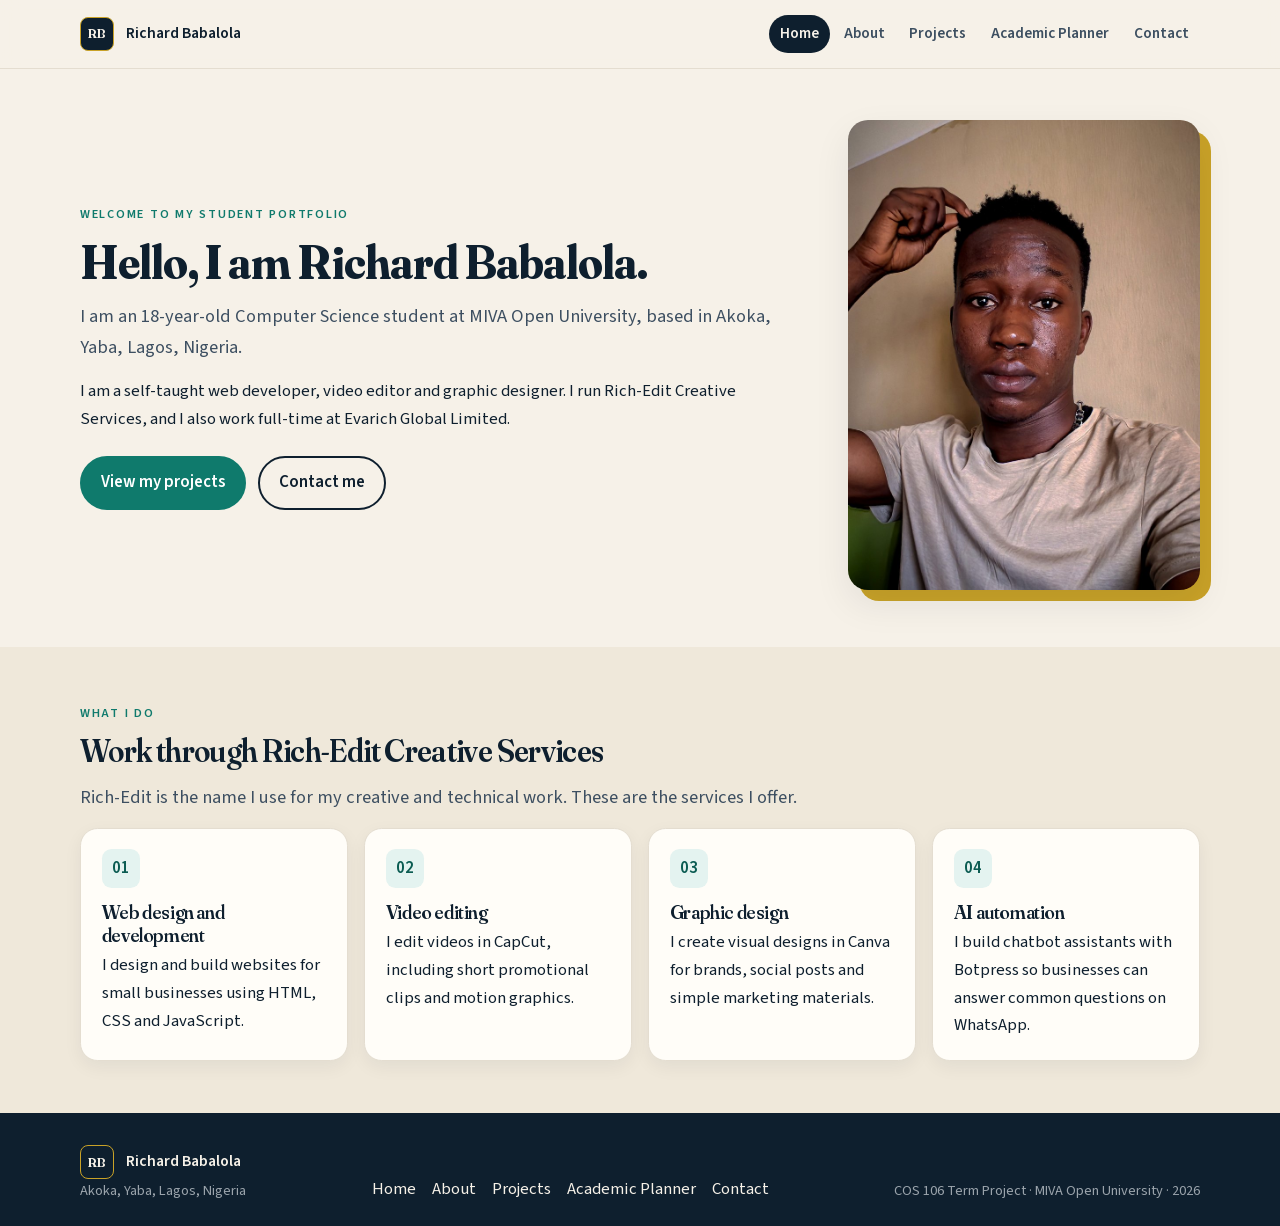
<file: index.html>
<!DOCTYPE html>
<html lang="en">
<head>
  <meta charset="UTF-8">
  <meta name="viewport" content="width=device-width, initial-scale=1.0">
  <title>Home | Richard Babalola — COS 106 Portfolio</title>
  <meta name="description" content="Student portfolio of Richard Babalola, a Computer Science student at MIVA Open University.">
  <link rel="icon" href="images/favicon.svg" type="image/svg+xml">
  <link rel="stylesheet" href="css/style.css">
</head>
<body>
  <a class="skip-link" href="#main">Skip to main content</a>

  <header class="site-header">
    <div class="container header-inner">
      <a class="logo" href="index.html">
        <span class="logo-mark" aria-hidden="true">RB</span>
        <span class="logo-text">Richard Babalola</span>
      </a>
      <button class="nav-toggle" type="button" aria-controls="site-nav" aria-expanded="false" aria-label="Open menu">
        <span class="nav-toggle-bar"></span>
        <span class="nav-toggle-bar"></span>
        <span class="nav-toggle-bar"></span>
      </button>
      <nav class="site-nav" id="site-nav" aria-label="Main">
        <ul>
          <li><a href="index.html" class="active" aria-current="page">Home</a></li>
          <li><a href="about.html">About</a></li>
          <li><a href="projects.html">Projects</a></li>
          <li><a href="planner.html">Academic Planner</a></li>
          <li><a href="contact.html">Contact</a></li>
        </ul>
      </nav>
    </div>
  </header>

  <main id="main">
    <section class="container hero" aria-labelledby="welcome-heading">
      <div class="hero-photo-wrap">
        <img
          class="hero-photo"
          src="images/richard.jpg"
          alt="Portrait of Richard Babalola"
          width="800"
          height="1170">
      </div>
      <div class="hero-copy">
        <p class="kicker">Welcome to my student portfolio</p>
        <h1 id="welcome-heading">Hello, I am Richard Babalola.</h1>
        <p class="lead">I am an 18-year-old Computer Science student at MIVA Open University, based in Akoka, Yaba, Lagos, Nigeria.</p>
        <p>I am a self-taught web developer, video editor and graphic designer. I run Rich-Edit Creative Services, and I also work full-time at Evarich Global Limited.</p>
        <div class="btn-row">
          <a class="btn btn-primary" href="projects.html">View my projects</a>
          <a class="btn btn-ghost" href="contact.html">Contact me</a>
        </div>
      </div>
    </section>

    <section class="section section-alt" aria-labelledby="work-heading">
      <div class="container">
        <p class="kicker">What I do</p>
        <h2 id="work-heading">Work through Rich-Edit Creative Services</h2>
        <p class="lead prose">Rich-Edit is the name I use for my creative and technical work. These are the services I offer.</p>
        <div class="card-grid four-up">
          <article class="card">
            <div class="card-icon" aria-hidden="true">01</div>
            <h3>Web design and development</h3>
            <p>I design and build websites for small businesses using HTML, CSS and JavaScript.</p>
          </article>
          <article class="card">
            <div class="card-icon" aria-hidden="true">02</div>
            <h3>Video editing</h3>
            <p>I edit videos in CapCut, including short promotional clips and motion graphics.</p>
          </article>
          <article class="card">
            <div class="card-icon" aria-hidden="true">03</div>
            <h3>Graphic design</h3>
            <p>I create visual designs in Canva for brands, social posts and simple marketing materials.</p>
          </article>
          <article class="card">
            <div class="card-icon" aria-hidden="true">04</div>
            <h3>AI automation</h3>
            <p>I build chatbot assistants with Botpress so businesses can answer common questions on WhatsApp.</p>
          </article>
        </div>
      </div>
    </section>
  </main>

  <footer class="site-footer">
    <div class="container footer-inner">
      <div>
        <a class="logo" href="index.html">
          <span class="logo-mark" aria-hidden="true">RB</span>
          <span class="logo-text">Richard Babalola</span>
        </a>
        <p class="footer-meta">Akoka, Yaba, Lagos, Nigeria</p>
      </div>
      <ul class="footer-nav">
        <li><a href="index.html">Home</a></li>
        <li><a href="about.html">About</a></li>
        <li><a href="projects.html">Projects</a></li>
        <li><a href="planner.html">Academic Planner</a></li>
        <li><a href="contact.html">Contact</a></li>
      </ul>
      <p class="footer-meta">COS 106 Term Project · MIVA Open University · 2026</p>
    </div>
  </footer>

  <script src="js/main.js"></script>
</body>
</html>
</file>
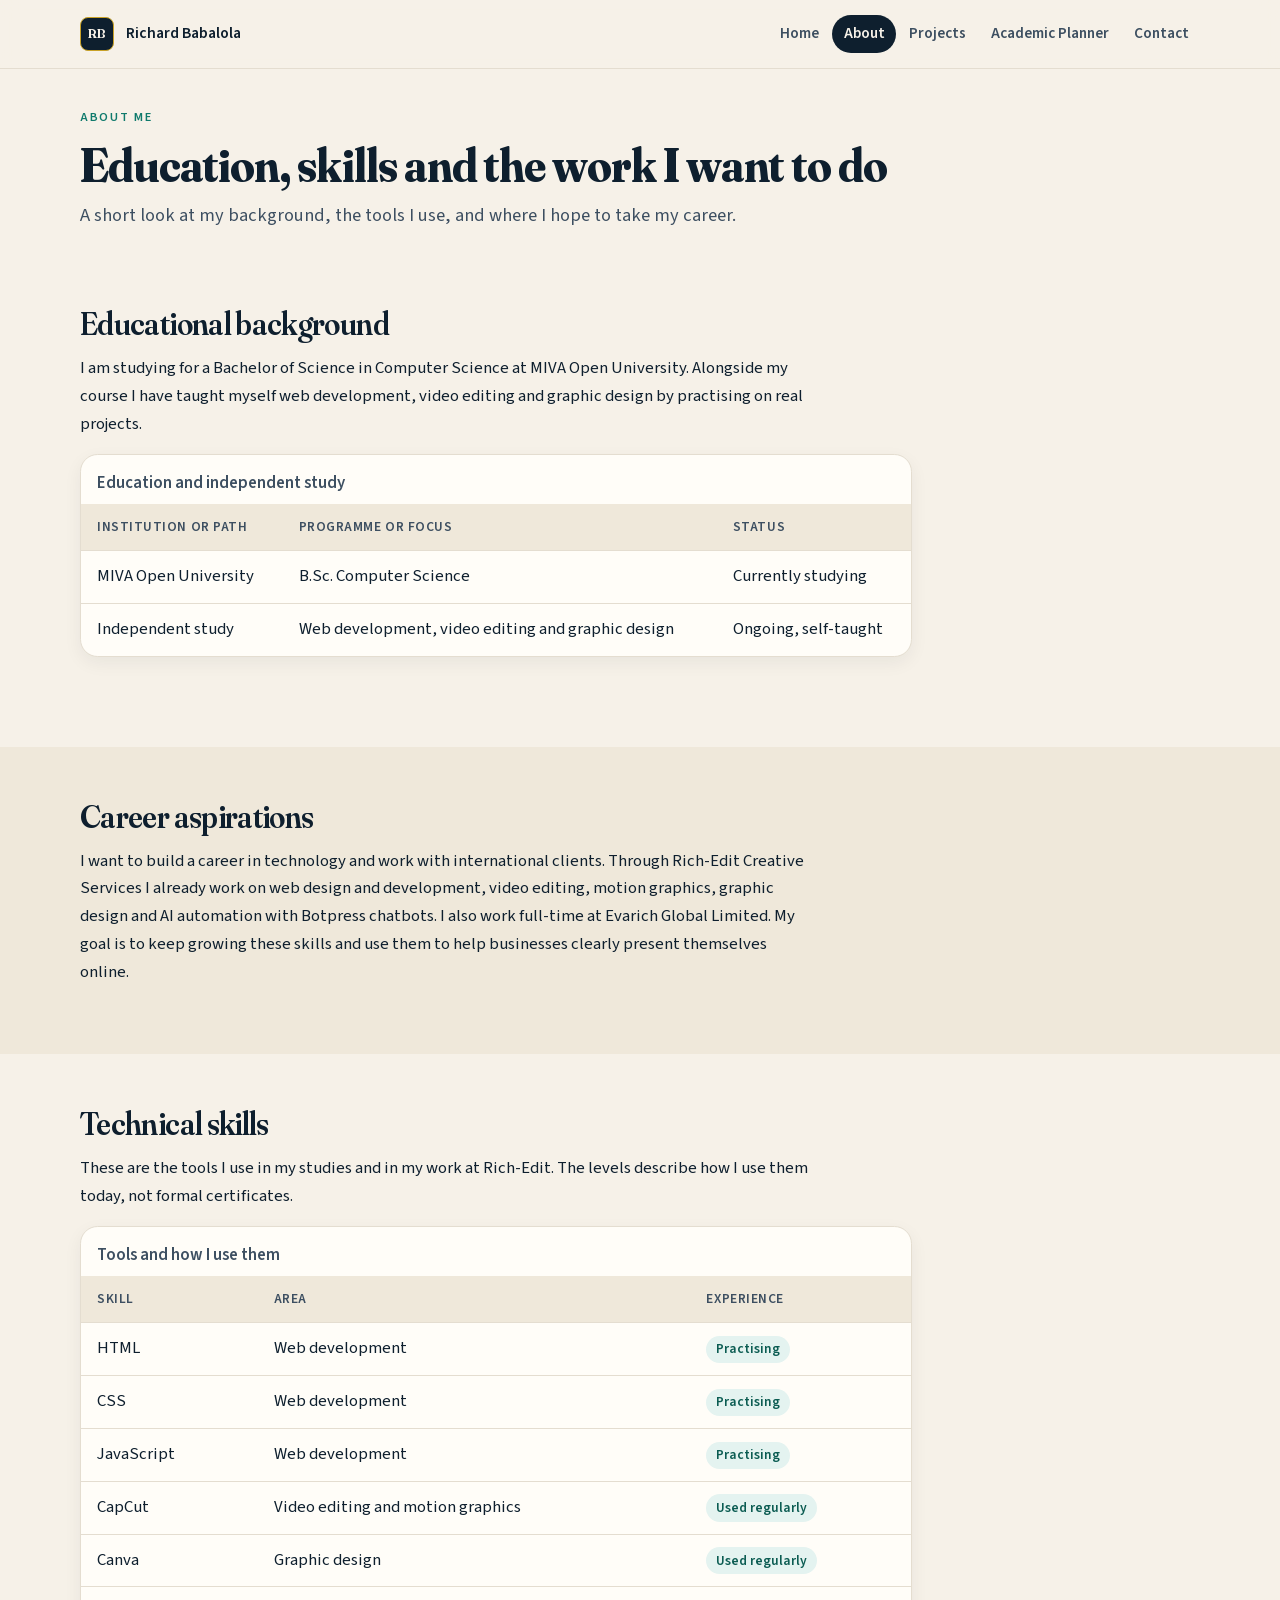
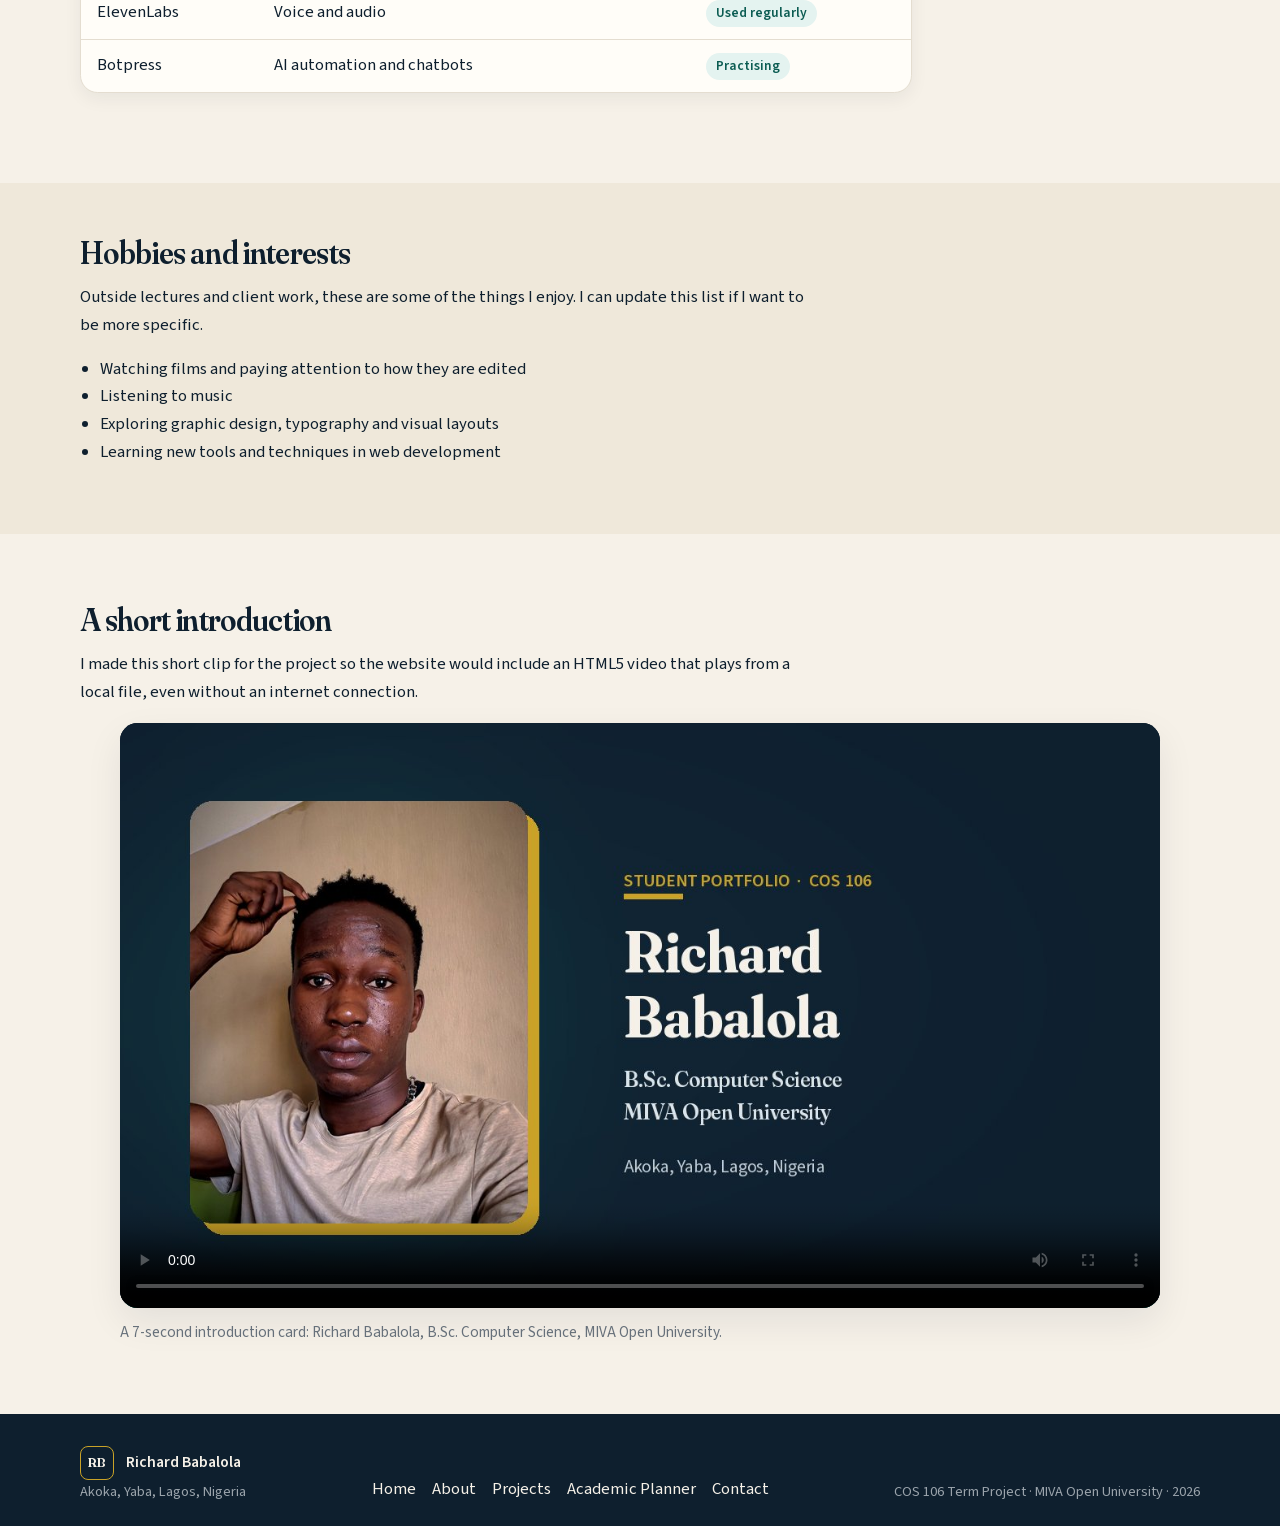
<file: about.html>
<!DOCTYPE html>
<html lang="en">
<head>
  <meta charset="UTF-8">
  <meta name="viewport" content="width=device-width, initial-scale=1.0">
  <title>About | Richard Babalola — COS 106 Portfolio</title>
  <meta name="description" content="Education, career aspirations, technical skills and interests of Richard Babalola.">
  <link rel="icon" href="images/favicon.svg" type="image/svg+xml">
  <link rel="stylesheet" href="css/style.css">
</head>
<body>
  <a class="skip-link" href="#main">Skip to main content</a>

  <header class="site-header">
    <div class="container header-inner">
      <a class="logo" href="index.html">
        <span class="logo-mark" aria-hidden="true">RB</span>
        <span class="logo-text">Richard Babalola</span>
      </a>
      <button class="nav-toggle" type="button" aria-controls="site-nav" aria-expanded="false" aria-label="Open menu">
        <span class="nav-toggle-bar"></span>
        <span class="nav-toggle-bar"></span>
        <span class="nav-toggle-bar"></span>
      </button>
      <nav class="site-nav" id="site-nav" aria-label="Main">
        <ul>
          <li><a href="index.html">Home</a></li>
          <li><a href="about.html" class="active" aria-current="page">About</a></li>
          <li><a href="projects.html">Projects</a></li>
          <li><a href="planner.html">Academic Planner</a></li>
          <li><a href="contact.html">Contact</a></li>
        </ul>
      </nav>
    </div>
  </header>

  <main id="main">
    <header class="page-intro container">
      <p class="kicker">About me</p>
      <h1>Education, skills and the work I want to do</h1>
      <p class="lead prose">A short look at my background, the tools I use, and where I hope to take my career.</p>
    </header>

    <section class="section container about-block" aria-labelledby="education-heading">
      <h2 id="education-heading">Educational background</h2>
      <p class="prose">I am studying for a Bachelor of Science in Computer Science at MIVA Open University. Alongside my course I have taught myself web development, video editing and graphic design by practising on real projects.</p>
      <div class="table-wrap">
        <table>
          <caption>Education and independent study</caption>
          <thead>
            <tr>
              <th scope="col">Institution or path</th>
              <th scope="col">Programme or focus</th>
              <th scope="col">Status</th>
            </tr>
          </thead>
          <tbody>
            <tr>
              <td>MIVA Open University</td>
              <td>B.Sc. Computer Science</td>
              <td>Currently studying</td>
            </tr>
            <tr>
              <td>Independent study</td>
              <td>Web development, video editing and graphic design</td>
              <td>Ongoing, self-taught</td>
            </tr>
          </tbody>
        </table>
      </div>
    </section>

    <section class="section section-alt" aria-labelledby="aspirations-heading">
      <div class="container">
        <h2 id="aspirations-heading">Career aspirations</h2>
        <p class="prose">I want to build a career in technology and work with international clients. Through Rich-Edit Creative Services I already work on web design and development, video editing, motion graphics, graphic design and AI automation with Botpress chatbots. I also work full-time at Evarich Global Limited. My goal is to keep growing these skills and use them to help businesses clearly present themselves online.</p>
      </div>
    </section>

    <section class="section container about-block" aria-labelledby="skills-heading">
      <h2 id="skills-heading">Technical skills</h2>
      <p class="prose">These are the tools I use in my studies and in my work at Rich-Edit. The levels describe how I use them today, not formal certificates.</p>
      <div class="table-wrap">
        <table>
          <caption>Tools and how I use them</caption>
          <thead>
            <tr>
              <th scope="col">Skill</th>
              <th scope="col">Area</th>
              <th scope="col">Experience</th>
            </tr>
          </thead>
          <tbody>
            <tr>
              <td>HTML</td>
              <td>Web development</td>
              <td><span class="level">Practising</span></td>
            </tr>
            <tr>
              <td>CSS</td>
              <td>Web development</td>
              <td><span class="level">Practising</span></td>
            </tr>
            <tr>
              <td>JavaScript</td>
              <td>Web development</td>
              <td><span class="level">Practising</span></td>
            </tr>
            <tr>
              <td>CapCut</td>
              <td>Video editing and motion graphics</td>
              <td><span class="level">Used regularly</span></td>
            </tr>
            <tr>
              <td>Canva</td>
              <td>Graphic design</td>
              <td><span class="level">Used regularly</span></td>
            </tr>
            <tr>
              <td>ElevenLabs</td>
              <td>Voice and audio</td>
              <td><span class="level">Used regularly</span></td>
            </tr>
            <tr>
              <td>Botpress</td>
              <td>AI automation and chatbots</td>
              <td><span class="level">Practising</span></td>
            </tr>
          </tbody>
        </table>
      </div>
    </section>

    <section class="section section-alt" aria-labelledby="hobbies-heading">
      <div class="container">
        <h2 id="hobbies-heading">Hobbies and interests</h2>
        <p class="prose">Outside lectures and client work, these are some of the things I enjoy. I can update this list if I want to be more specific.</p>
        <ul>
          <li>Watching films and paying attention to how they are edited</li>
          <li>Listening to music</li>
          <li>Exploring graphic design, typography and visual layouts</li>
          <li>Learning new tools and techniques in web development</li>
        </ul>
      </div>
    </section>

    <section class="section container media-block" aria-labelledby="intro-video-heading">
      <h2 id="intro-video-heading">A short introduction</h2>
      <p class="prose">I made this short clip for the project so the website would include an HTML5 video that plays from a local file, even without an internet connection.</p>
      <figure>
        <video controls preload="metadata" poster="images/intro-poster.jpg" width="1280" height="720">
          <source src="media/intro.mp4" type="video/mp4">
          Sorry, your browser does not support the video tag. You can
          <a href="media/intro.mp4">download the introduction clip</a> instead.
        </video>
        <figcaption>A 7-second introduction card: Richard Babalola, B.Sc. Computer Science, MIVA Open University.</figcaption>
      </figure>
    </section>
  </main>

  <footer class="site-footer">
    <div class="container footer-inner">
      <div>
        <a class="logo" href="index.html">
          <span class="logo-mark" aria-hidden="true">RB</span>
          <span class="logo-text">Richard Babalola</span>
        </a>
        <p class="footer-meta">Akoka, Yaba, Lagos, Nigeria</p>
      </div>
      <ul class="footer-nav">
        <li><a href="index.html">Home</a></li>
        <li><a href="about.html">About</a></li>
        <li><a href="projects.html">Projects</a></li>
        <li><a href="planner.html">Academic Planner</a></li>
        <li><a href="contact.html">Contact</a></li>
      </ul>
      <p class="footer-meta">COS 106 Term Project · MIVA Open University · 2026</p>
    </div>
  </footer>

  <script src="js/main.js"></script>
</body>
</html>
</file>
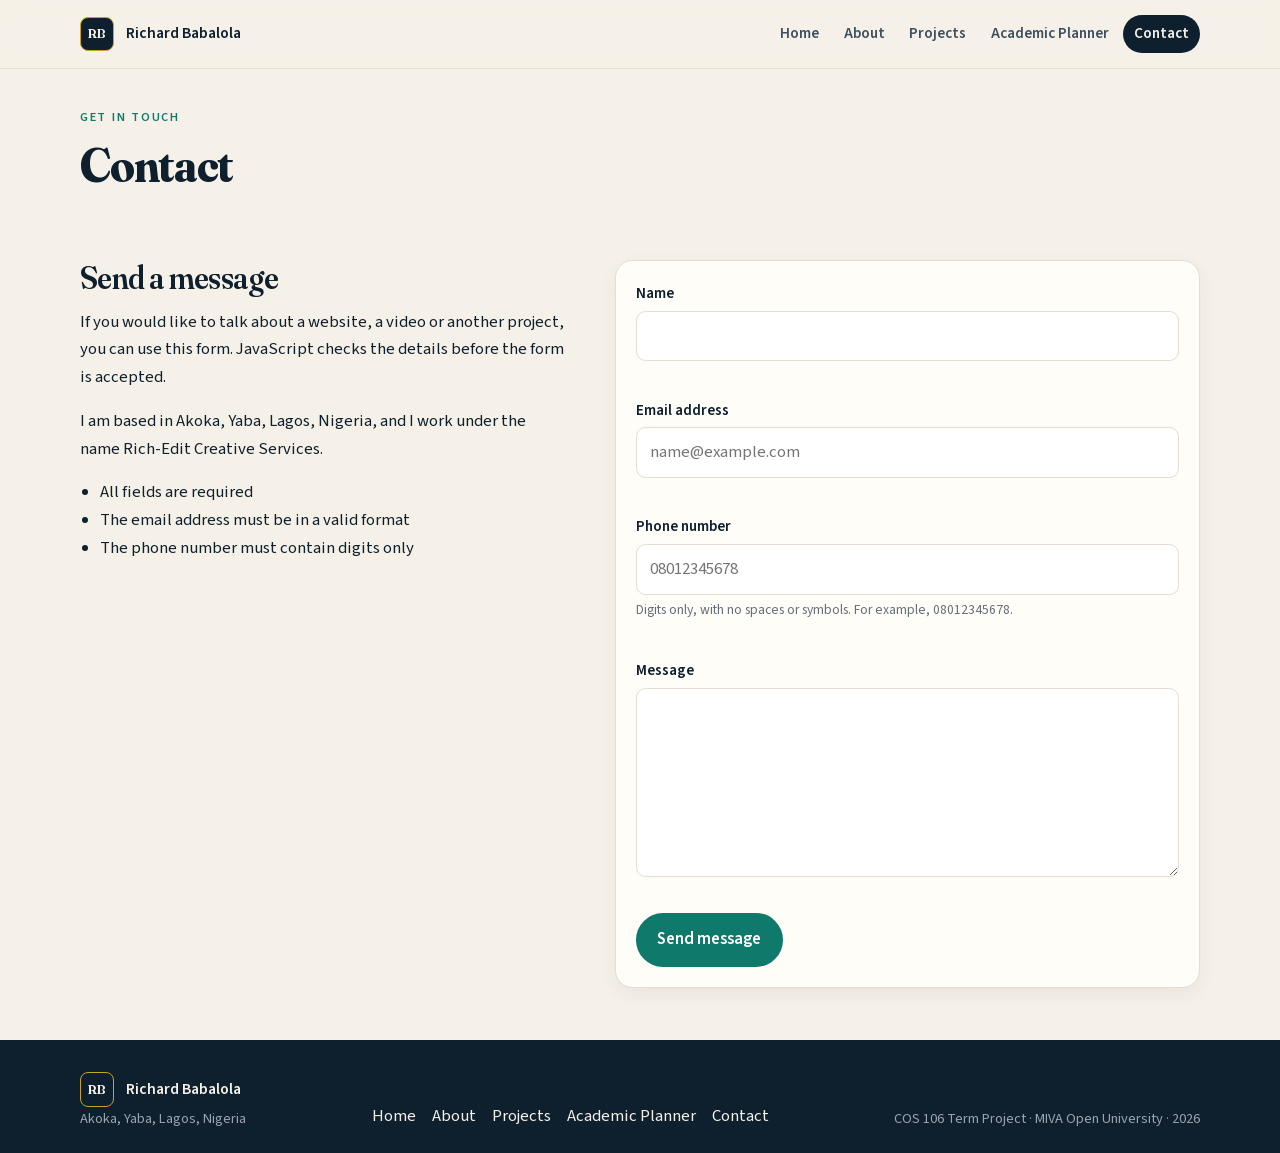
<file: contact.html>
<!DOCTYPE html>
<html lang="en">
<head>
  <meta charset="UTF-8">
  <meta name="viewport" content="width=device-width, initial-scale=1.0">
  <title>Contact | Richard Babalola — COS 106 Portfolio</title>
  <meta name="description" content="Contact form for Richard Babalola, with JavaScript validation for name, email, phone and message.">
  <link rel="icon" href="images/favicon.svg" type="image/svg+xml">
  <link rel="stylesheet" href="css/style.css">
</head>
<body>
  <a class="skip-link" href="#main">Skip to main content</a>

  <header class="site-header">
    <div class="container header-inner">
      <a class="logo" href="index.html">
        <span class="logo-mark" aria-hidden="true">RB</span>
        <span class="logo-text">Richard Babalola</span>
      </a>
      <button class="nav-toggle" type="button" aria-controls="site-nav" aria-expanded="false" aria-label="Open menu">
        <span class="nav-toggle-bar"></span>
        <span class="nav-toggle-bar"></span>
        <span class="nav-toggle-bar"></span>
      </button>
      <nav class="site-nav" id="site-nav" aria-label="Main">
        <ul>
          <li><a href="index.html">Home</a></li>
          <li><a href="about.html">About</a></li>
          <li><a href="projects.html">Projects</a></li>
          <li><a href="planner.html">Academic Planner</a></li>
          <li><a href="contact.html" class="active" aria-current="page">Contact</a></li>
        </ul>
      </nav>
    </div>
  </header>

  <main id="main">
    <header class="page-intro container">
      <p class="kicker">Get in touch</p>
      <h1>Contact</h1>
    </header>

    <section class="section container" aria-labelledby="contact-heading">
      <div class="contact-layout">
        <div>
          <h2 id="contact-heading">Send a message</h2>
          <p>If you would like to talk about a website, a video or another project, you can use this form. JavaScript checks the details before the form is accepted.</p>
          <p>I am based in Akoka, Yaba, Lagos, Nigeria, and I work under the name Rich-Edit Creative Services.</p>
          <ul>
            <li>All fields are required</li>
            <li>The email address must be in a valid format</li>
            <li>The phone number must contain digits only</li>
          </ul>
        </div>

        <form class="planner-form" id="contact-form" action="#" method="post" novalidate>
          <div class="form-success" id="form-success" hidden tabindex="-1">
            Thank you. Your message passed all of the checks. This is a student project form, so it does not send a real email, but the details you entered were valid.
          </div>

          <div class="field">
            <label for="name">Name</label>
            <input id="name" name="name" type="text" autocomplete="name">
            <p class="field-error" id="name-error" role="alert"></p>
          </div>

          <div class="field">
            <label for="email">Email address</label>
            <input id="email" name="email" type="email" autocomplete="email" placeholder="name@example.com">
            <p class="field-error" id="email-error" role="alert"></p>
          </div>

          <div class="field">
            <label for="phone">Phone number</label>
            <input id="phone" name="phone" type="tel" autocomplete="tel" inputmode="numeric" placeholder="08012345678">
            <p class="hint">Digits only, with no spaces or symbols. For example, 08012345678.</p>
            <p class="field-error" id="phone-error" role="alert"></p>
          </div>

          <div class="field">
            <label for="message">Message</label>
            <textarea id="message" name="message" rows="6"></textarea>
            <p class="field-error" id="message-error" role="alert"></p>
          </div>

          <button class="btn btn-primary" type="submit">Send message</button>
        </form>
      </div>
    </section>
  </main>

  <footer class="site-footer">
    <div class="container footer-inner">
      <div>
        <a class="logo" href="index.html">
          <span class="logo-mark" aria-hidden="true">RB</span>
          <span class="logo-text">Richard Babalola</span>
        </a>
        <p class="footer-meta">Akoka, Yaba, Lagos, Nigeria</p>
      </div>
      <ul class="footer-nav">
        <li><a href="index.html">Home</a></li>
        <li><a href="about.html">About</a></li>
        <li><a href="projects.html">Projects</a></li>
        <li><a href="planner.html">Academic Planner</a></li>
        <li><a href="contact.html">Contact</a></li>
      </ul>
      <p class="footer-meta">COS 106 Term Project · MIVA Open University · 2026</p>
    </div>
  </footer>

  <script src="js/main.js"></script>
  <script src="js/contact.js"></script>
</body>
</html>
</file>
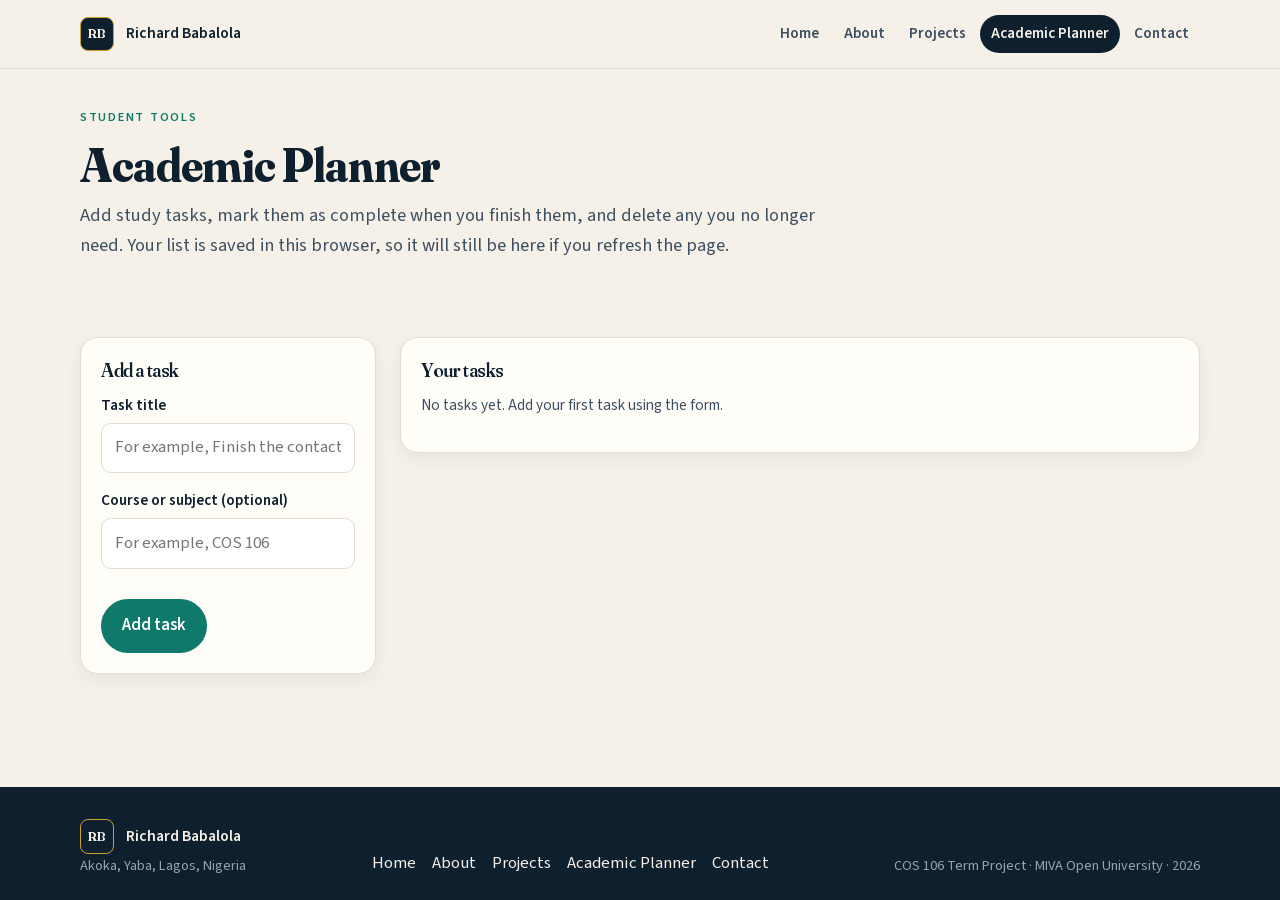
<file: planner.html>
<!DOCTYPE html>
<html lang="en">
<head>
  <meta charset="UTF-8">
  <meta name="viewport" content="width=device-width, initial-scale=1.0">
  <title>Academic Planner | Richard Babalola — COS 106 Portfolio</title>
  <meta name="description" content="An interactive academic planner that can add, complete and delete study tasks.">
  <link rel="icon" href="images/favicon.svg" type="image/svg+xml">
  <link rel="stylesheet" href="css/style.css">
</head>
<body>
  <a class="skip-link" href="#main">Skip to main content</a>

  <header class="site-header">
    <div class="container header-inner">
      <a class="logo" href="index.html">
        <span class="logo-mark" aria-hidden="true">RB</span>
        <span class="logo-text">Richard Babalola</span>
      </a>
      <button class="nav-toggle" type="button" aria-controls="site-nav" aria-expanded="false" aria-label="Open menu">
        <span class="nav-toggle-bar"></span>
        <span class="nav-toggle-bar"></span>
        <span class="nav-toggle-bar"></span>
      </button>
      <nav class="site-nav" id="site-nav" aria-label="Main">
        <ul>
          <li><a href="index.html">Home</a></li>
          <li><a href="about.html">About</a></li>
          <li><a href="projects.html">Projects</a></li>
          <li><a href="planner.html" class="active" aria-current="page">Academic Planner</a></li>
          <li><a href="contact.html">Contact</a></li>
        </ul>
      </nav>
    </div>
  </header>

  <main id="main">
    <header class="page-intro container">
      <p class="kicker">Student tools</p>
      <h1>Academic Planner</h1>
      <p class="lead prose">Add study tasks, mark them as complete when you finish them, and delete any you no longer need. Your list is saved in this browser, so it will still be here if you refresh the page.</p>
    </header>

    <section class="section container" aria-labelledby="planner-heading">
      <h2 id="planner-heading" class="visually-hidden" >Task planner</h2>
      <div class="planner-layout">
        <form class="planner-form" id="planner-form" action="#" method="post">
          <h3>Add a task</h3>
          <div class="form-row">
            <label for="task-title">Task title</label>
            <input id="task-title" name="task-title" type="text" placeholder="For example, Finish the contact form" autocomplete="off">
          </div>
          <div class="form-row">
            <label for="task-course">Course or subject (optional)</label>
            <input id="task-course" name="task-course" type="text" placeholder="For example, COS 106" autocomplete="off">
          </div>
          <p class="field-error" id="planner-error" role="alert"></p>
          <button class="btn btn-primary" type="submit">Add task</button>
        </form>

        <div class="task-board">
          <h3>Your tasks</h3>
          <p class="task-summary" id="task-summary">No tasks yet. Add your first task using the form.</p>
          <ul class="task-list" id="task-list"></ul>
        </div>
      </div>
    </section>
  </main>

  <footer class="site-footer">
    <div class="container footer-inner">
      <div>
        <a class="logo" href="index.html">
          <span class="logo-mark" aria-hidden="true">RB</span>
          <span class="logo-text">Richard Babalola</span>
        </a>
        <p class="footer-meta">Akoka, Yaba, Lagos, Nigeria</p>
      </div>
      <ul class="footer-nav">
        <li><a href="index.html">Home</a></li>
        <li><a href="about.html">About</a></li>
        <li><a href="projects.html">Projects</a></li>
        <li><a href="planner.html">Academic Planner</a></li>
        <li><a href="contact.html">Contact</a></li>
      </ul>
      <p class="footer-meta">COS 106 Term Project · MIVA Open University · 2026</p>
    </div>
  </footer>

  <script src="js/main.js"></script>
  <script src="js/planner.js"></script>
</body>
</html>
</file>
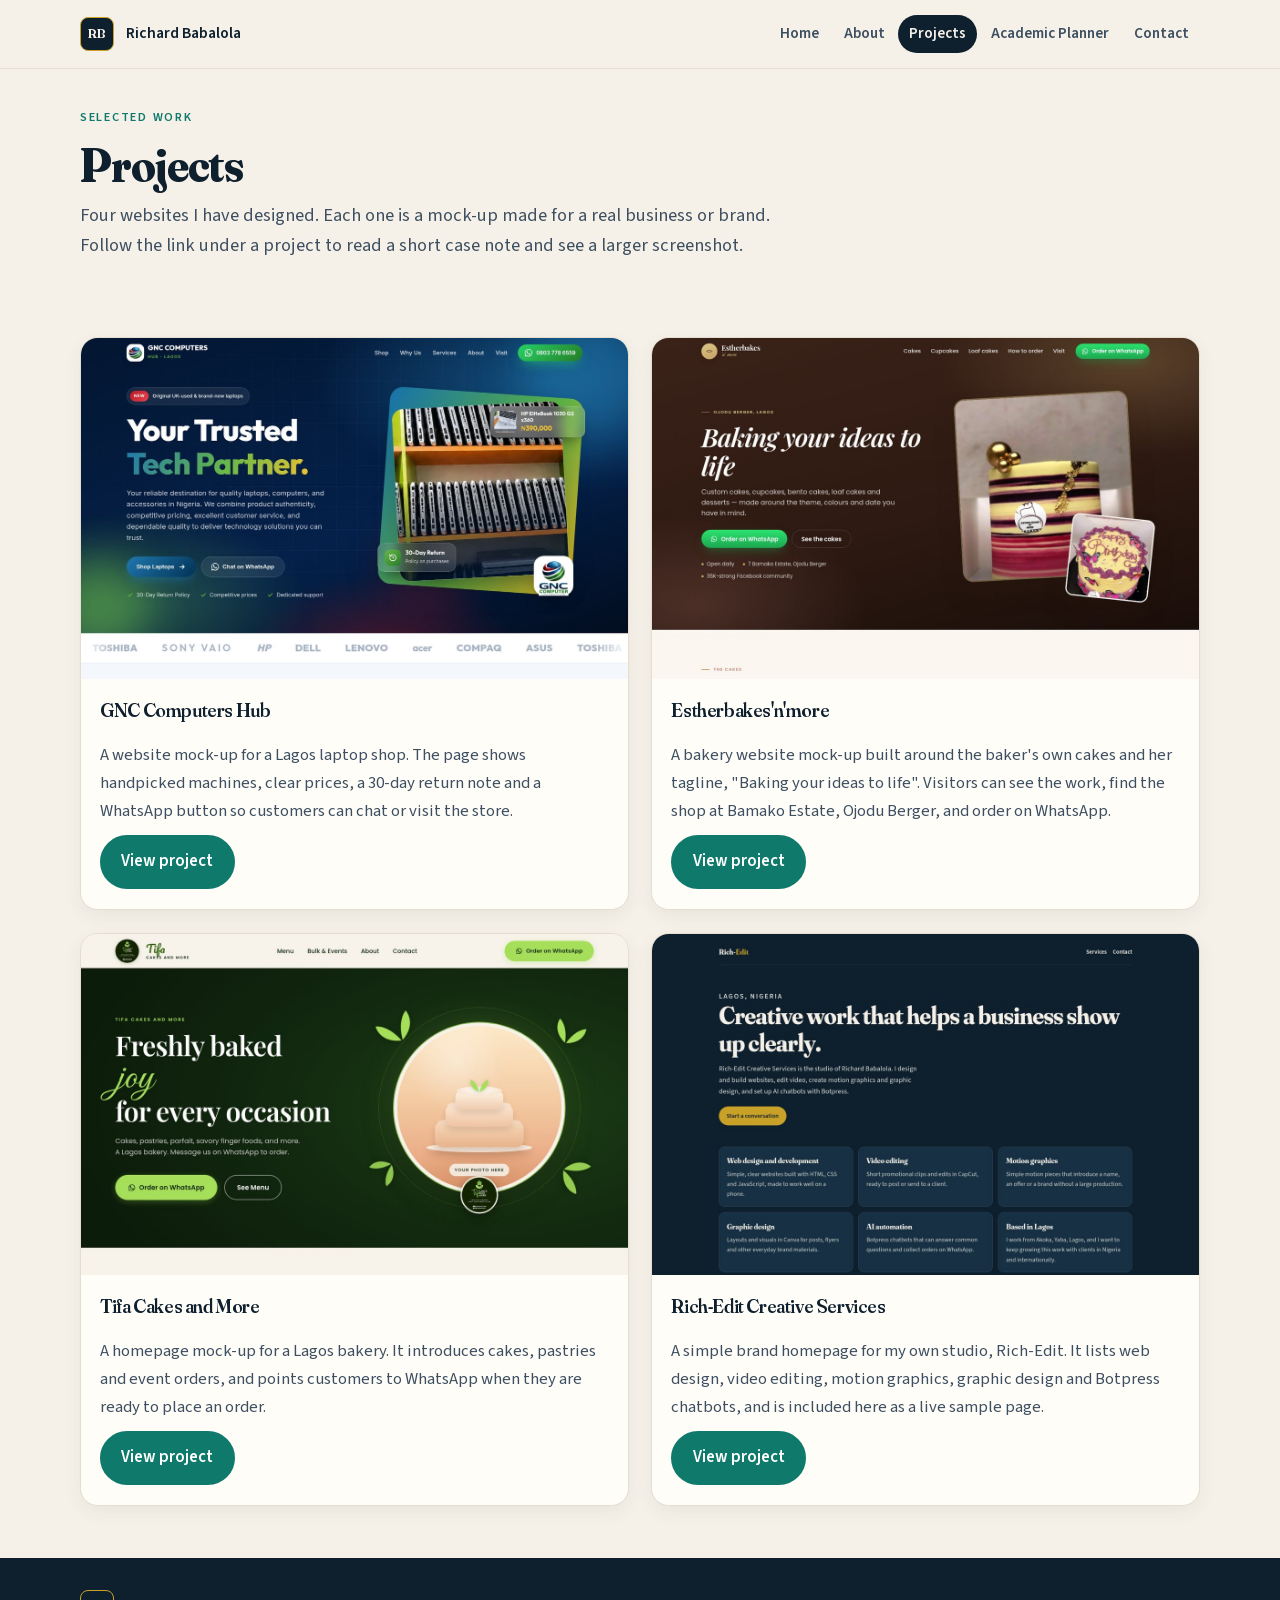
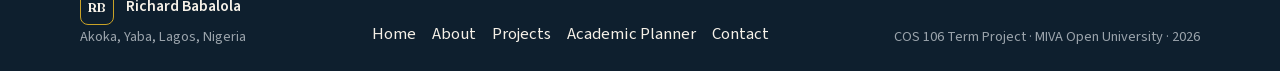
<file: projects.html>
<!DOCTYPE html>
<html lang="en">
<head>
  <meta charset="UTF-8">
  <meta name="viewport" content="width=device-width, initial-scale=1.0">
  <title>Projects | Richard Babalola — COS 106 Portfolio</title>
  <meta name="description" content="Website mock-ups by Richard Babalola, including GNC Computers, Estherbakes, Tifa and Rich-Edit.">
  <link rel="icon" href="images/favicon.svg" type="image/svg+xml">
  <link rel="stylesheet" href="css/style.css">
</head>
<body>
  <a class="skip-link" href="#main">Skip to main content</a>

  <header class="site-header">
    <div class="container header-inner">
      <a class="logo" href="index.html">
        <span class="logo-mark" aria-hidden="true">RB</span>
        <span class="logo-text">Richard Babalola</span>
      </a>
      <button class="nav-toggle" type="button" aria-controls="site-nav" aria-expanded="false" aria-label="Open menu">
        <span class="nav-toggle-bar"></span>
        <span class="nav-toggle-bar"></span>
        <span class="nav-toggle-bar"></span>
      </button>
      <nav class="site-nav" id="site-nav" aria-label="Main">
        <ul>
          <li><a href="index.html">Home</a></li>
          <li><a href="about.html">About</a></li>
          <li><a href="projects.html" class="active" aria-current="page">Projects</a></li>
          <li><a href="planner.html">Academic Planner</a></li>
          <li><a href="contact.html">Contact</a></li>
        </ul>
      </nav>
    </div>
  </header>

  <main id="main">
    <header class="page-intro container">
      <p class="kicker">Selected work</p>
      <h1>Projects</h1>
      <p class="lead prose">Four websites I have designed. Each one is a mock-up made for a real business or brand. Follow the link under a project to read a short case note and see a larger screenshot.</p>
    </header>

    <section class="section container" aria-labelledby="projects-heading">
      <h2 id="projects-heading" class="visually-hidden">Project list</h2>
      <div class="project-grid">
        <article class="project-card">
          <img src="images/project-gnc.jpg" alt="Homepage of the GNC Computers Hub website mock-up, with a laptop shop hero and a WhatsApp button." width="1200" height="766">
          <div class="project-body">
            <h3>GNC Computers Hub</h3>
            <p>A website mock-up for a Lagos laptop shop. The page shows handpicked machines, clear prices, a 30-day return note and a WhatsApp button so customers can chat or visit the store.</p>
            <a class="btn btn-primary" href="projects/gnc.html">View project</a>
          </div>
        </article>

        <article class="project-card">
          <img src="images/project-estherbakes.jpg" alt="Homepage of the Estherbakes'n'more bakery website, with the line Baking your ideas to life and photos of custom cakes." width="1200" height="750">
          <div class="project-body">
            <h3>Estherbakes'n'more</h3>
            <p>A bakery website mock-up built around the baker's own cakes and her tagline, "Baking your ideas to life". Visitors can see the work, find the shop at Bamako Estate, Ojodu Berger, and order on WhatsApp.</p>
            <a class="btn btn-primary" href="projects/estherbakes.html">View project</a>
          </div>
        </article>

        <article class="project-card">
          <img src="images/project-tifa.jpg" alt="Homepage of the Tifa Cakes and More website mock-up, with a green hero and an Order on WhatsApp button." width="1200" height="750">
          <div class="project-body">
            <h3>Tifa Cakes and More</h3>
            <p>A homepage mock-up for a Lagos bakery. It introduces cakes, pastries and event orders, and points customers to WhatsApp when they are ready to place an order.</p>
            <a class="btn btn-primary" href="projects/tifa.html">View project</a>
          </div>
        </article>

        <article class="project-card">
          <img src="images/project-richedit.jpg" alt="Rich-Edit Creative Services brand homepage, with a dark navy layout and a list of services." width="1200" height="750">
          <div class="project-body">
            <h3>Rich-Edit Creative Services</h3>
            <p>A simple brand homepage for my own studio, Rich-Edit. It lists web design, video editing, motion graphics, graphic design and Botpress chatbots, and is included here as a live sample page.</p>
            <a class="btn btn-primary" href="projects/richedit.html">View project</a>
          </div>
        </article>
      </div>
    </section>
  </main>

  <footer class="site-footer">
    <div class="container footer-inner">
      <div>
        <a class="logo" href="index.html">
          <span class="logo-mark" aria-hidden="true">RB</span>
          <span class="logo-text">Richard Babalola</span>
        </a>
        <p class="footer-meta">Akoka, Yaba, Lagos, Nigeria</p>
      </div>
      <ul class="footer-nav">
        <li><a href="index.html">Home</a></li>
        <li><a href="about.html">About</a></li>
        <li><a href="projects.html">Projects</a></li>
        <li><a href="planner.html">Academic Planner</a></li>
        <li><a href="contact.html">Contact</a></li>
      </ul>
      <p class="footer-meta">COS 106 Term Project · MIVA Open University · 2026</p>
    </div>
  </footer>

  <script src="js/main.js"></script>
</body>
</html>
</file>
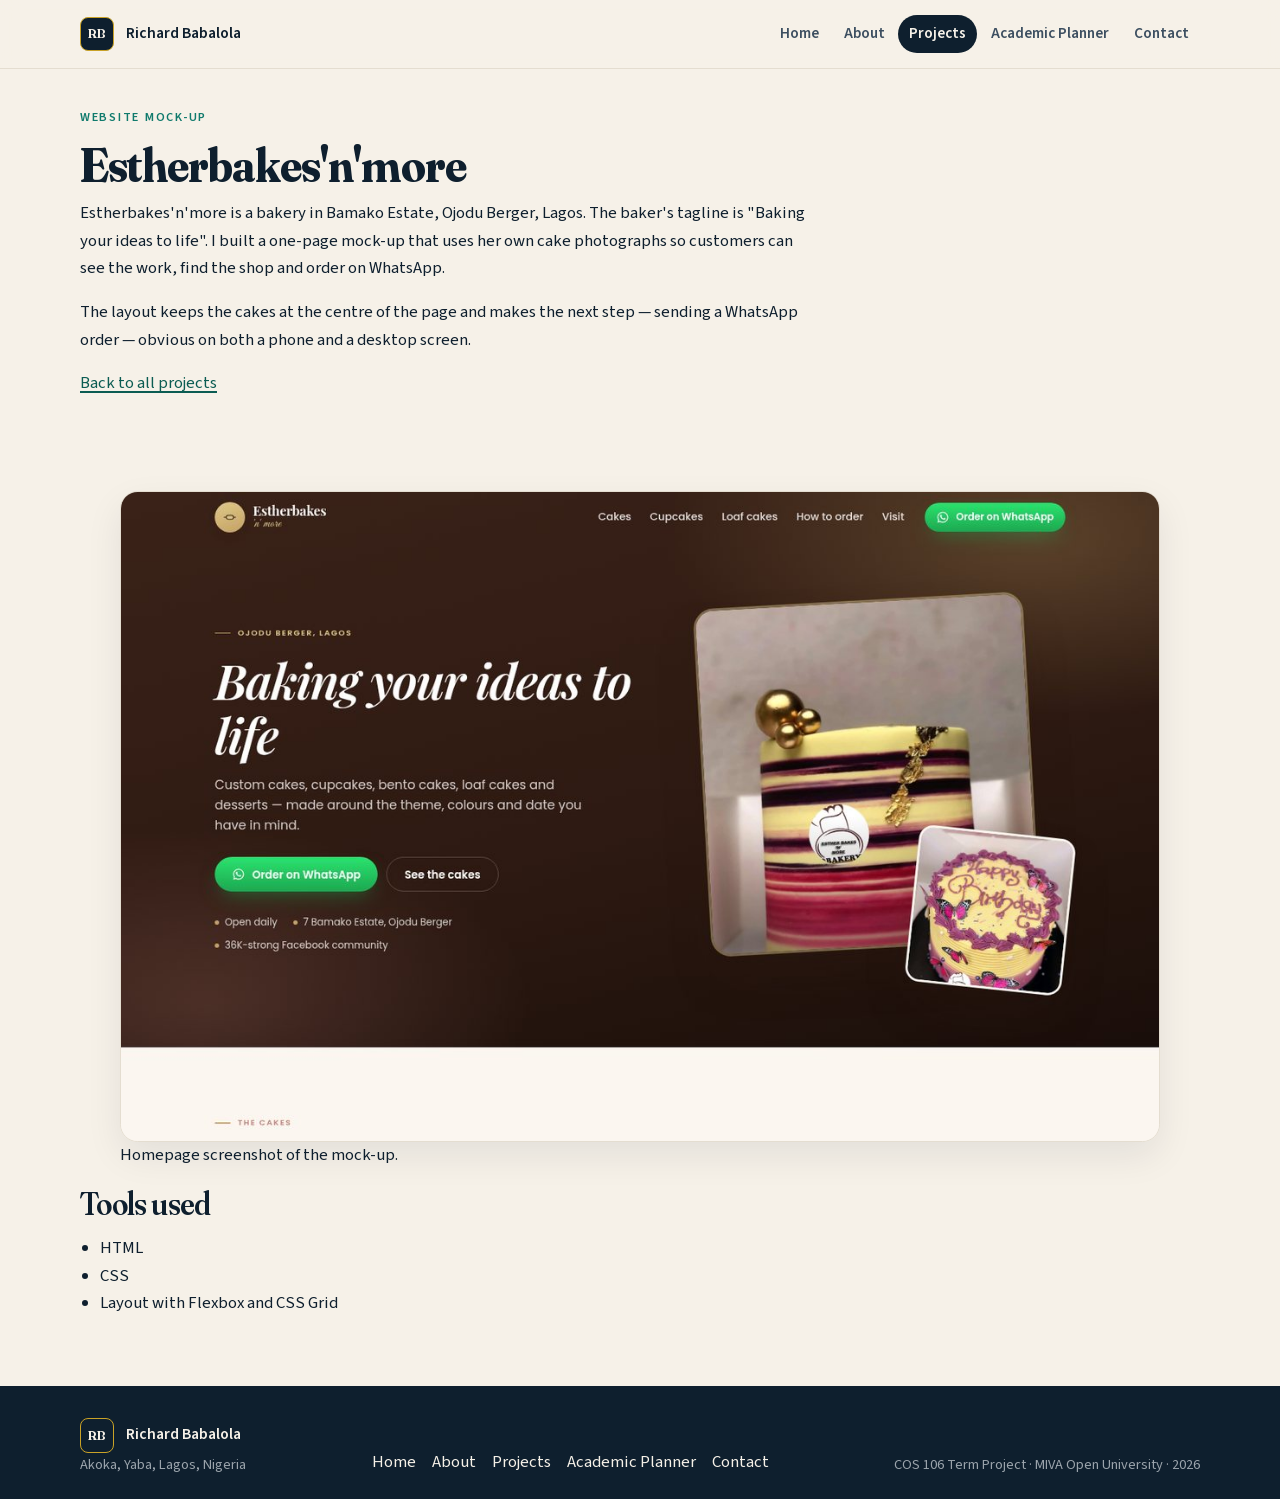
<file: projects/estherbakes.html>
<!DOCTYPE html>
<html lang="en">
<head>
  <meta charset="UTF-8">
  <meta name="viewport" content="width=device-width, initial-scale=1.0">
  <title>Estherbakes'n'more | Projects — Richard Babalola</title>
  <meta name="description" content="Website mock-up for Estherbakes'n'more, a bakery in Ojodu Berger, Lagos.">
  <link rel="icon" href="../images/favicon.svg" type="image/svg+xml">
  <link rel="stylesheet" href="../css/style.css">
</head>
<body>
  <a class="skip-link" href="#main">Skip to main content</a>

  <header class="site-header">
    <div class="container header-inner">
      <a class="logo" href="../index.html">
        <span class="logo-mark" aria-hidden="true">RB</span>
        <span class="logo-text">Richard Babalola</span>
      </a>
      <button class="nav-toggle" type="button" aria-controls="site-nav" aria-expanded="false" aria-label="Open menu">
        <span class="nav-toggle-bar"></span>
        <span class="nav-toggle-bar"></span>
        <span class="nav-toggle-bar"></span>
      </button>
      <nav class="site-nav" id="site-nav" aria-label="Main">
        <ul>
          <li><a href="../index.html">Home</a></li>
          <li><a href="../about.html">About</a></li>
          <li><a href="../projects.html" class="active" aria-current="page">Projects</a></li>
          <li><a href="../planner.html">Academic Planner</a></li>
          <li><a href="../contact.html">Contact</a></li>
        </ul>
      </nav>
    </div>
  </header>

  <main id="main">
    <header class="page-intro container">
      <p class="kicker">Website mock-up</p>
      <h1>Estherbakes'n'more</h1>
        <p class="prose">Estherbakes'n'more is a bakery in Bamako Estate, Ojodu Berger, Lagos. The baker's tagline is "Baking your ideas to life". I built a one-page mock-up that uses her own cake photographs so customers can see the work, find the shop and order on WhatsApp.</p>
        <p class="prose">The layout keeps the cakes at the centre of the page and makes the next step — sending a WhatsApp order — obvious on both a phone and a desktop screen.</p>
      <p><a href="../projects.html">Back to all projects</a></p>
    </header>
    <section class="section container case-hero">
      <figure>
        <img src="../images/project-estherbakes.jpg" alt="Homepage of the Estherbakes'n'more mock-up, with custom cake photos and a WhatsApp order button." width="1200" height="750">
        <figcaption>Homepage screenshot of the mock-up.</figcaption>
      </figure>
      <h2>Tools used</h2>
      <ul>
          <li>HTML</li>
          <li>CSS</li>
          <li>Layout with Flexbox and CSS Grid</li>
      </ul>
    </section>
  </main>

  <footer class="site-footer">
    <div class="container footer-inner">
      <div>
        <a class="logo" href="../index.html">
          <span class="logo-mark" aria-hidden="true">RB</span>
          <span class="logo-text">Richard Babalola</span>
        </a>
        <p class="footer-meta">Akoka, Yaba, Lagos, Nigeria</p>
      </div>
      <ul class="footer-nav">
        <li><a href="../index.html">Home</a></li>
        <li><a href="../about.html">About</a></li>
        <li><a href="../projects.html">Projects</a></li>
        <li><a href="../planner.html">Academic Planner</a></li>
        <li><a href="../contact.html">Contact</a></li>
      </ul>
      <p class="footer-meta">COS 106 Term Project · MIVA Open University · 2026</p>
    </div>
  </footer>

  <script src="../js/main.js"></script>
</body>
</html>
</file>
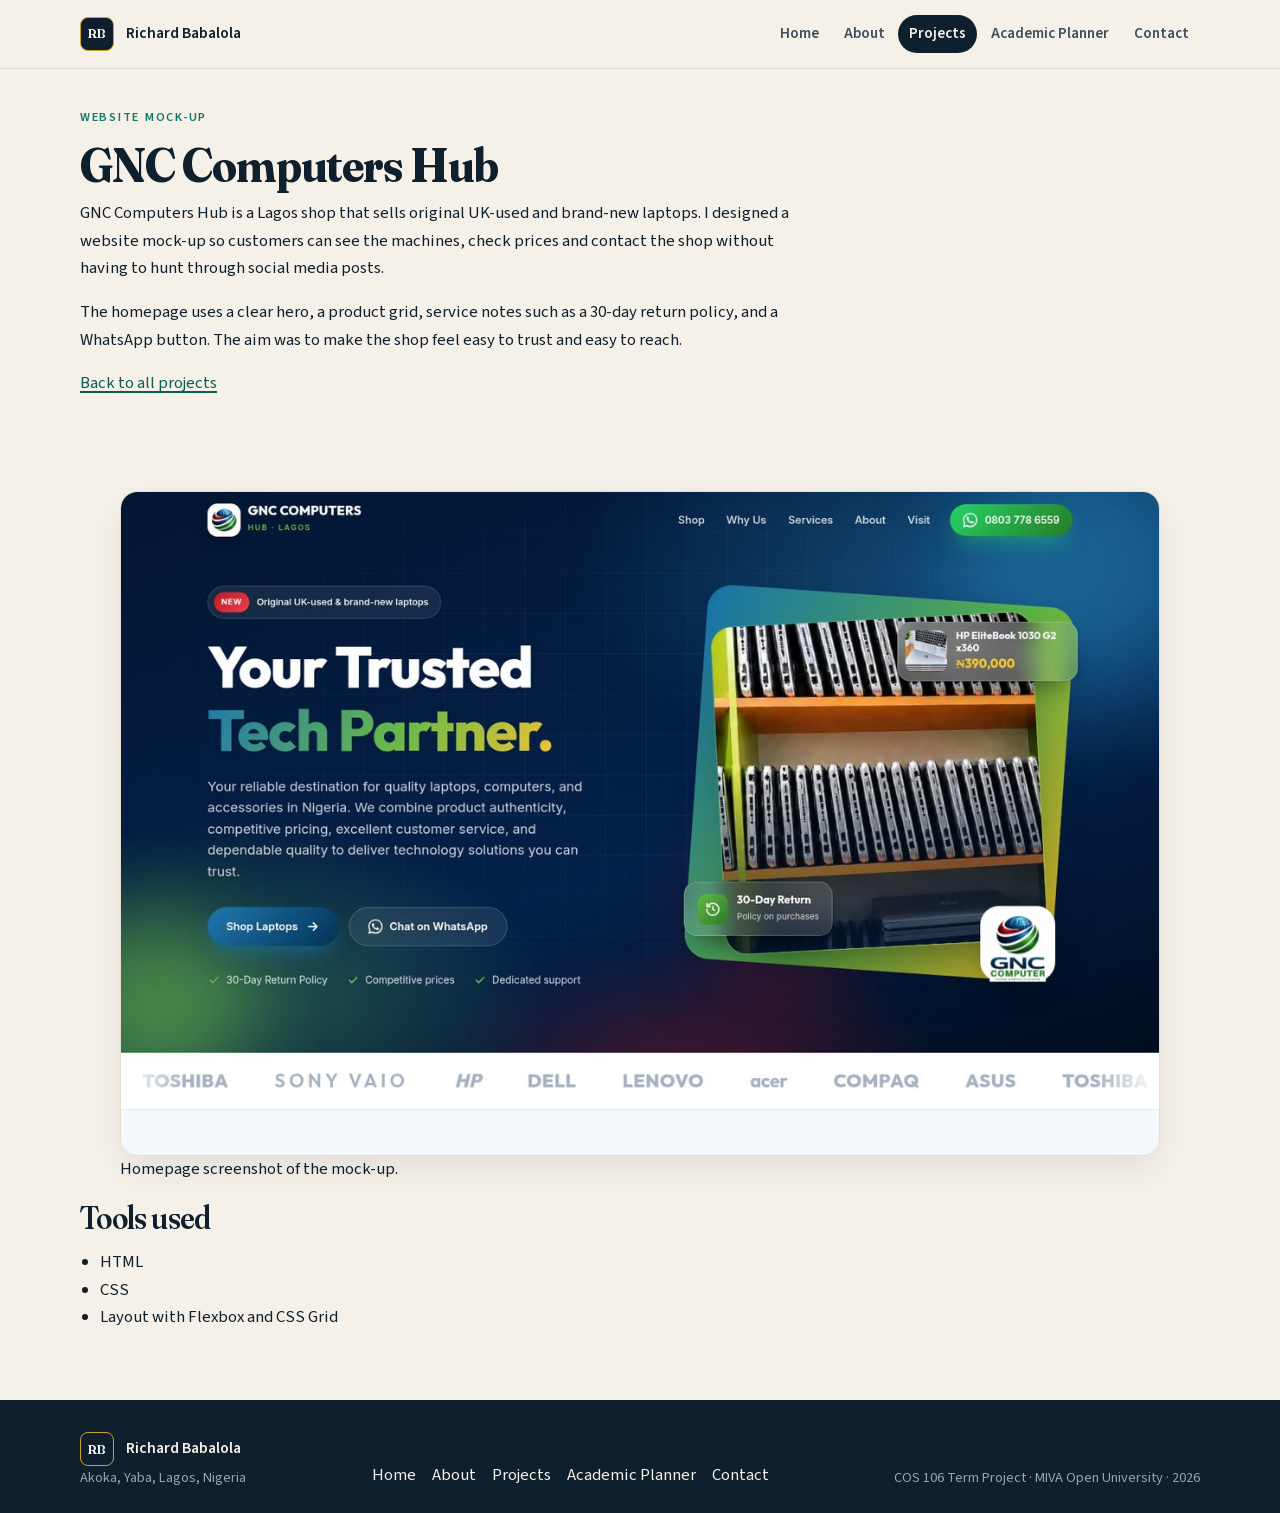
<file: projects/gnc.html>
<!DOCTYPE html>
<html lang="en">
<head>
  <meta charset="UTF-8">
  <meta name="viewport" content="width=device-width, initial-scale=1.0">
  <title>GNC Computers Hub | Projects — Richard Babalola</title>
  <meta name="description" content="Website mock-up for GNC Computers Hub, a Lagos laptop shop.">
  <link rel="icon" href="../images/favicon.svg" type="image/svg+xml">
  <link rel="stylesheet" href="../css/style.css">
</head>
<body>
  <a class="skip-link" href="#main">Skip to main content</a>

  <header class="site-header">
    <div class="container header-inner">
      <a class="logo" href="../index.html">
        <span class="logo-mark" aria-hidden="true">RB</span>
        <span class="logo-text">Richard Babalola</span>
      </a>
      <button class="nav-toggle" type="button" aria-controls="site-nav" aria-expanded="false" aria-label="Open menu">
        <span class="nav-toggle-bar"></span>
        <span class="nav-toggle-bar"></span>
        <span class="nav-toggle-bar"></span>
      </button>
      <nav class="site-nav" id="site-nav" aria-label="Main">
        <ul>
          <li><a href="../index.html">Home</a></li>
          <li><a href="../about.html">About</a></li>
          <li><a href="../projects.html" class="active" aria-current="page">Projects</a></li>
          <li><a href="../planner.html">Academic Planner</a></li>
          <li><a href="../contact.html">Contact</a></li>
        </ul>
      </nav>
    </div>
  </header>

  <main id="main">
    <header class="page-intro container">
      <p class="kicker">Website mock-up</p>
      <h1>GNC Computers Hub</h1>
        <p class="prose">GNC Computers Hub is a Lagos shop that sells original UK-used and brand-new laptops. I designed a website mock-up so customers can see the machines, check prices and contact the shop without having to hunt through social media posts.</p>
        <p class="prose">The homepage uses a clear hero, a product grid, service notes such as a 30-day return policy, and a WhatsApp button. The aim was to make the shop feel easy to trust and easy to reach.</p>
      <p><a href="../projects.html">Back to all projects</a></p>
    </header>
    <section class="section container case-hero">
      <figure>
        <img src="../images/project-gnc.jpg" alt="Homepage of the GNC Computers Hub website mock-up, showing the Trusted Tech Partner hero and laptop photos." width="1200" height="766">
        <figcaption>Homepage screenshot of the mock-up.</figcaption>
      </figure>
      <h2>Tools used</h2>
      <ul>
          <li>HTML</li>
          <li>CSS</li>
          <li>Layout with Flexbox and CSS Grid</li>
      </ul>
    </section>
  </main>

  <footer class="site-footer">
    <div class="container footer-inner">
      <div>
        <a class="logo" href="../index.html">
          <span class="logo-mark" aria-hidden="true">RB</span>
          <span class="logo-text">Richard Babalola</span>
        </a>
        <p class="footer-meta">Akoka, Yaba, Lagos, Nigeria</p>
      </div>
      <ul class="footer-nav">
        <li><a href="../index.html">Home</a></li>
        <li><a href="../about.html">About</a></li>
        <li><a href="../projects.html">Projects</a></li>
        <li><a href="../planner.html">Academic Planner</a></li>
        <li><a href="../contact.html">Contact</a></li>
      </ul>
      <p class="footer-meta">COS 106 Term Project · MIVA Open University · 2026</p>
    </div>
  </footer>

  <script src="../js/main.js"></script>
</body>
</html>
</file>
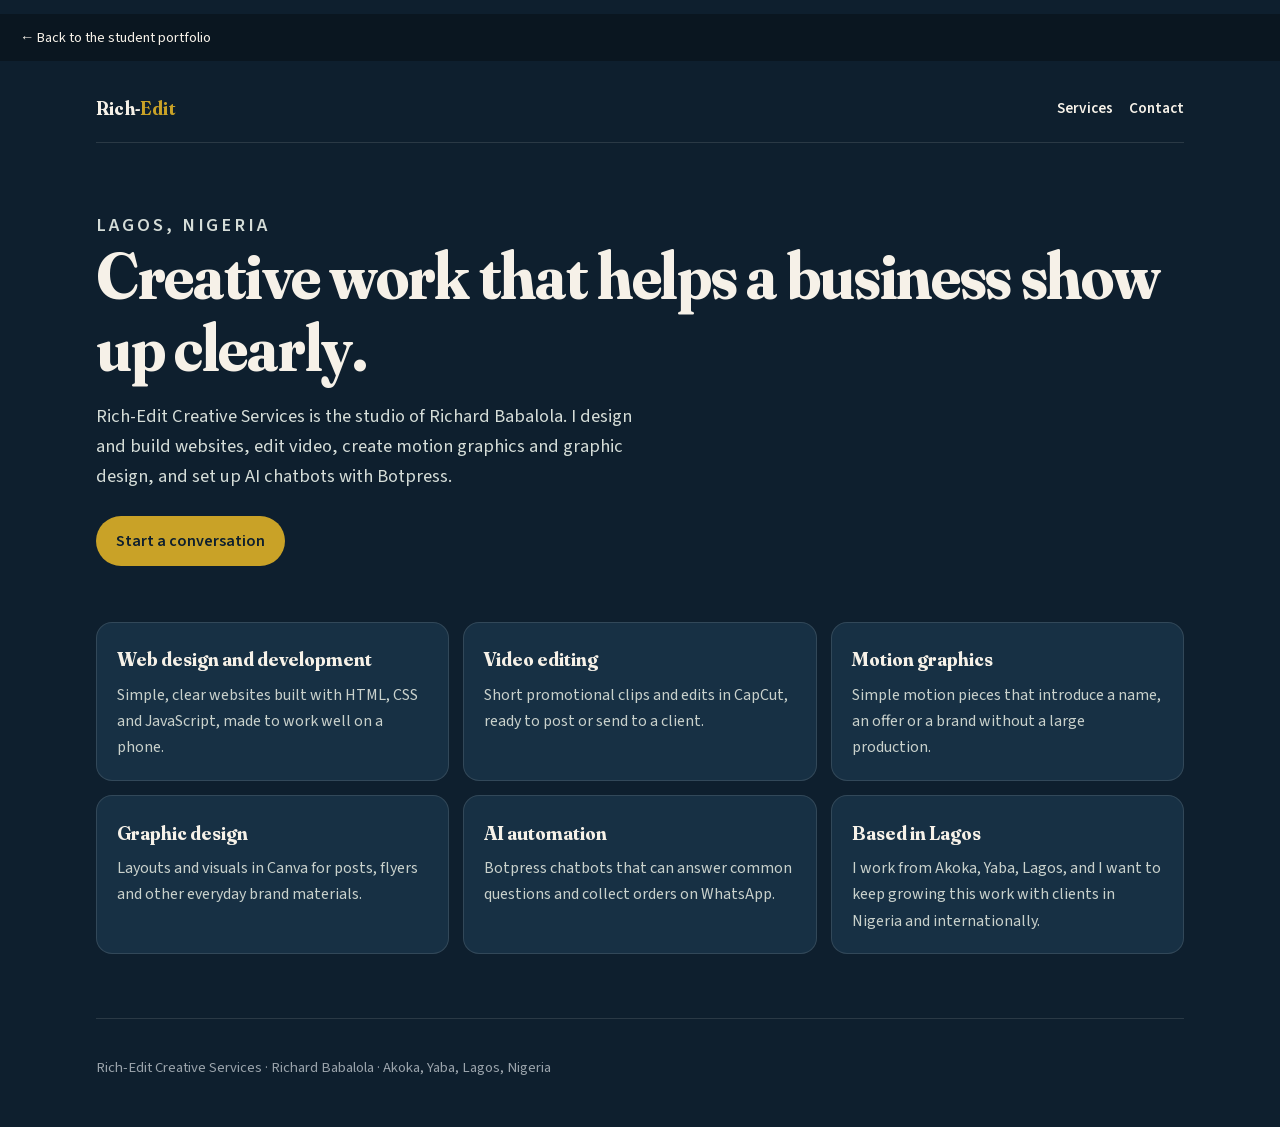
<file: projects/richedit.html>
<!DOCTYPE html>
<html lang="en">
<head>
  <meta charset="UTF-8">
  <meta name="viewport" content="width=device-width, initial-scale=1.0">
  <title>Rich-Edit Creative Services</title>
  <meta name="description" content="Rich-Edit Creative Services — web design, video editing, motion graphics, graphic design and AI automation, based in Lagos, Nigeria.">
  <link rel="icon" href="../images/favicon.svg" type="image/svg+xml">
  <style>
    /* This project page has its own styles so it feels like a brand site,
       separate from the student portfolio. */
    @font-face {
      font-family: "Fraunces";
      src: url("../fonts/fraunces-bold.woff2") format("woff2");
      font-weight: 700;
      font-style: normal;
      font-display: swap;
    }
    @font-face {
      font-family: "Fraunces";
      src: url("../fonts/fraunces-semibold.woff2") format("woff2");
      font-weight: 600;
      font-style: normal;
      font-display: swap;
    }
    @font-face {
      font-family: "Source Sans 3";
      src: url("../fonts/source-sans-regular.woff2") format("woff2");
      font-weight: 400;
      font-style: normal;
      font-display: swap;
    }
    @font-face {
      font-family: "Source Sans 3";
      src: url("../fonts/source-sans-semibold.woff2") format("woff2");
      font-weight: 600;
      font-style: normal;
      font-display: swap;
    }

    :root {
      --navy: #0e1f2e;
      --navy-soft: #173044;
      --cream: #f6f1e8;
      --gold: #c9a227;
      --teal: #1aa38f;
    }

    * { box-sizing: border-box; }

    body {
      margin: 0;
      font-family: "Source Sans 3", "Segoe UI", Arial, sans-serif;
      background: var(--navy);
      color: var(--cream);
      line-height: 1.65;
    }

    a { color: var(--gold); }

    .back-bar {
      padding: 0.7rem 1.25rem;
      background: #0a1620;
      font-size: 0.9rem;
    }

    .back-bar a { color: var(--cream); text-decoration: none; }
    .back-bar a:hover { color: var(--gold); }

    .wrap {
      width: min(100% - 2rem, 68rem);
      margin-inline: auto;
    }

    .brand-header {
      display: flex;
      align-items: center;
      justify-content: space-between;
      gap: 1rem;
      padding: 1.1rem 0;
      border-bottom: 1px solid rgba(246, 241, 232, 0.12);
    }

    .wordmark {
      font-family: "Fraunces", Georgia, serif;
      font-weight: 700;
      font-size: 1.2rem;
      letter-spacing: 0.01em;
      color: var(--cream);
      text-decoration: none;
    }

    .wordmark span { color: var(--gold); }

    .brand-nav {
      display: flex;
      gap: 1rem;
      list-style: none;
      margin: 0;
      padding: 0;
    }

    .brand-nav a {
      color: var(--cream);
      text-decoration: none;
      font-weight: 600;
      font-size: 0.95rem;
    }

    .brand-nav a:hover { color: var(--gold); }

    .hero {
      display: flex;
      flex-direction: column;
      gap: 1.5rem;
      padding: 3.2rem 0 3.5rem;
    }

    .kicker {
      letter-spacing: 0.16em;
      text-transform: uppercase;
      font-size: 0.75rem;
      font-weight: 600;
      color: var(--gold);
      margin: 0 0 0.8rem;
    }

    h1 {
      font-family: "Fraunces", Georgia, serif;
      font-size: clamp(2.1rem, 6vw, 4.1rem);
      line-height: 1.1;
      margin: 0 0 1rem;
      letter-spacing: -0.02em;
    }

    .hero p {
      margin: 0;
      max-width: 34rem;
      font-size: 1.15rem;
      color: #d5ddd8;
    }

    .cta {
      display: inline-block;
      margin-top: 1.5rem;
      padding: 0.75rem 1.25rem;
      border-radius: 999px;
      background: var(--gold);
      color: var(--navy);
      font-weight: 600;
      text-decoration: none;
    }

    .cta:hover { background: #e0b83a; }

    .services {
      display: grid;
      grid-template-columns: 1fr;
      gap: 0.9rem;
      padding: 0 0 4rem;
    }

    .service {
      border: 1px solid rgba(246, 241, 232, 0.12);
      border-radius: 1rem;
      padding: 1.2rem 1.25rem;
      background: var(--navy-soft);
    }

    .service h2 {
      font-family: "Fraunces", Georgia, serif;
      font-size: 1.25rem;
      margin: 0 0 0.4rem;
    }

    .service p { margin: 0; color: #c9d1cc; }

    .brand-footer {
      border-top: 1px solid rgba(246, 241, 232, 0.12);
      padding: 1.4rem 0 2rem;
      color: #9aa3ab;
      font-size: 0.92rem;
    }

    @media (min-width: 48rem) {
      .services { grid-template-columns: repeat(2, 1fr); }
    }

    @media (min-width: 64rem) {
      .services { grid-template-columns: repeat(3, 1fr); }
      .hero { padding-top: 4.2rem; }
    }
  </style>
</head>
<body>
  <p class="back-bar"><a href="../projects.html">&larr; Back to the student portfolio</a></p>

  <header class="wrap brand-header">
    <a class="wordmark" href="richedit.html">Rich-<span>Edit</span></a>
    <nav aria-label="Brand">
      <ul class="brand-nav">
        <li><a href="#services">Services</a></li>
        <li><a href="../contact.html">Contact</a></li>
      </ul>
    </nav>
  </header>

  <main>
    <section class="wrap hero">
      <div>
        <p class="kicker">Lagos, Nigeria</p>
        <h1>Creative work that helps a business show up clearly.</h1>
        <p>Rich-Edit Creative Services is the studio of Richard Babalola. I design and build websites, edit video, create motion graphics and graphic design, and set up AI chatbots with Botpress.</p>
        <a class="cta" href="../contact.html">Start a conversation</a>
      </div>
    </section>

    <section class="wrap services" id="services" aria-label="Services">
      <article class="service">
        <h2>Web design and development</h2>
        <p>Simple, clear websites built with HTML, CSS and JavaScript, made to work well on a phone.</p>
      </article>
      <article class="service">
        <h2>Video editing</h2>
        <p>Short promotional clips and edits in CapCut, ready to post or send to a client.</p>
      </article>
      <article class="service">
        <h2>Motion graphics</h2>
        <p>Simple motion pieces that introduce a name, an offer or a brand without a large production.</p>
      </article>
      <article class="service">
        <h2>Graphic design</h2>
        <p>Layouts and visuals in Canva for posts, flyers and other everyday brand materials.</p>
      </article>
      <article class="service">
        <h2>AI automation</h2>
        <p>Botpress chatbots that can answer common questions and collect orders on WhatsApp.</p>
      </article>
      <article class="service">
        <h2>Based in Lagos</h2>
        <p>I work from Akoka, Yaba, Lagos, and I want to keep growing this work with clients in Nigeria and internationally.</p>
      </article>
    </section>
  </main>

  <footer class="wrap brand-footer">
    <p>Rich-Edit Creative Services · Richard Babalola · Akoka, Yaba, Lagos, Nigeria</p>
  </footer>
</body>
</html>
</file>
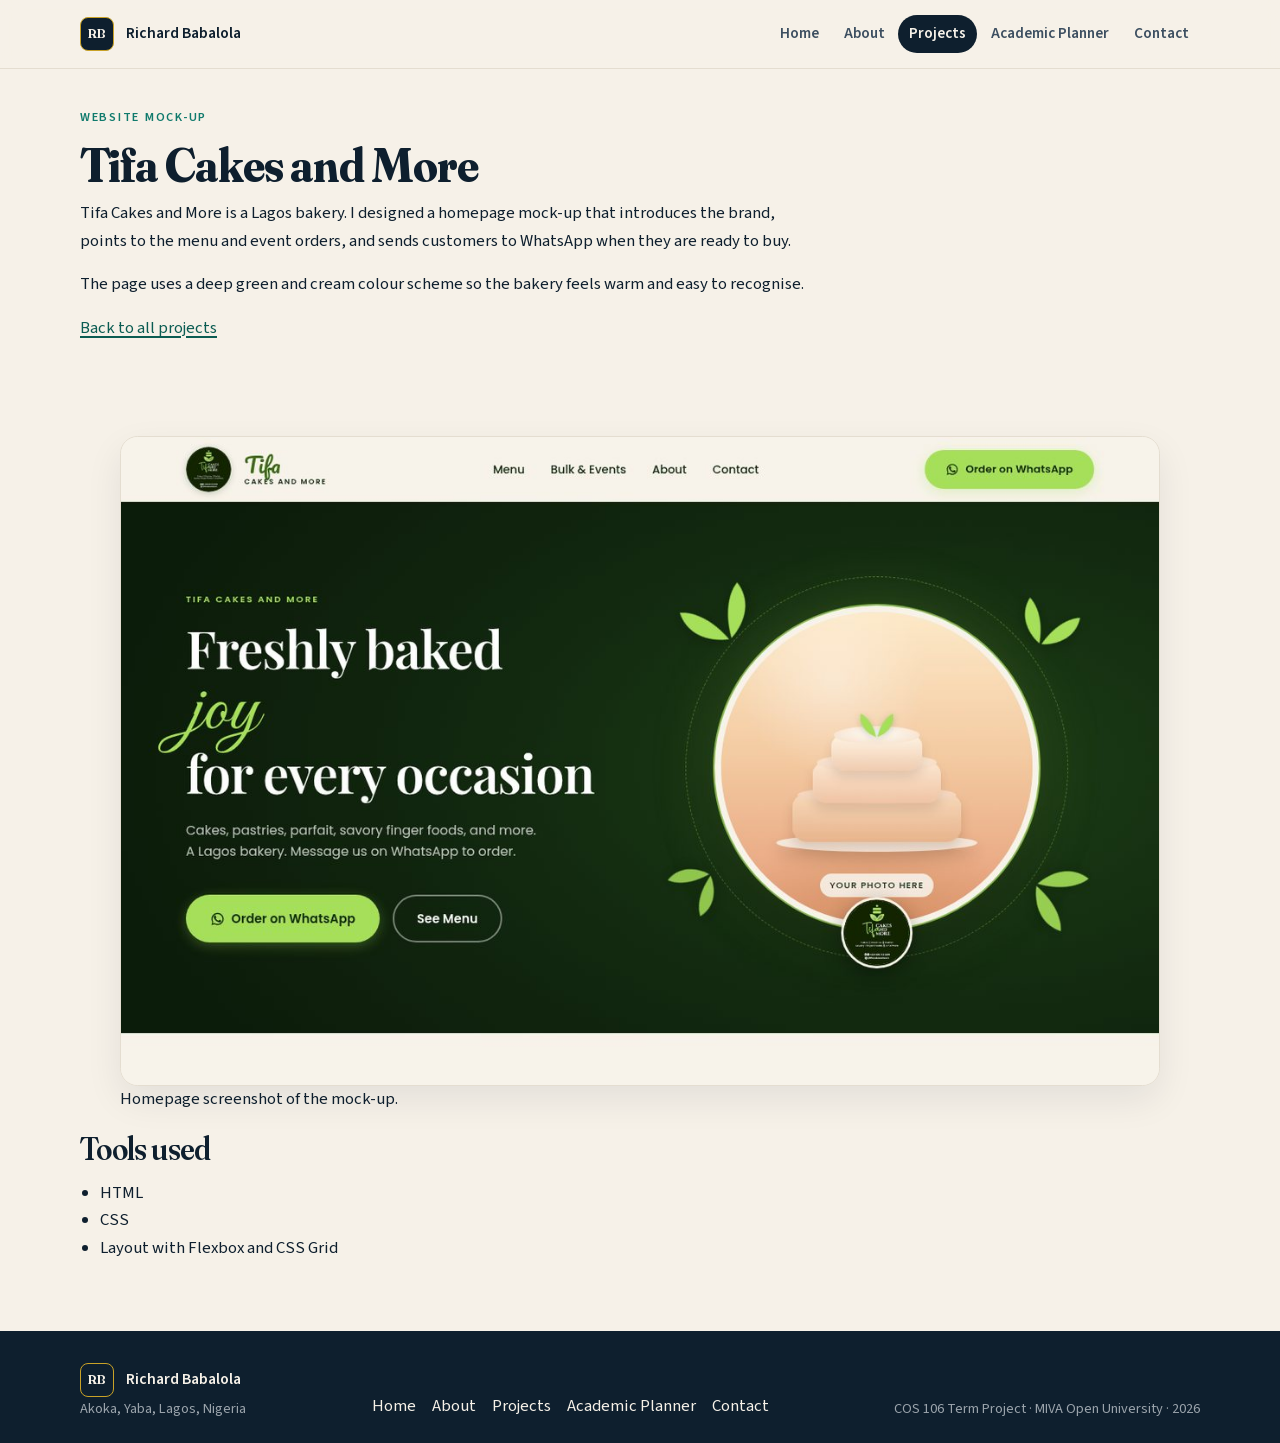
<file: projects/tifa.html>
<!DOCTYPE html>
<html lang="en">
<head>
  <meta charset="UTF-8">
  <meta name="viewport" content="width=device-width, initial-scale=1.0">
  <title>Tifa Cakes and More | Projects — Richard Babalola</title>
  <meta name="description" content="Homepage mock-up for Tifa Cakes and More, a Lagos bakery.">
  <link rel="icon" href="../images/favicon.svg" type="image/svg+xml">
  <link rel="stylesheet" href="../css/style.css">
</head>
<body>
  <a class="skip-link" href="#main">Skip to main content</a>

  <header class="site-header">
    <div class="container header-inner">
      <a class="logo" href="../index.html">
        <span class="logo-mark" aria-hidden="true">RB</span>
        <span class="logo-text">Richard Babalola</span>
      </a>
      <button class="nav-toggle" type="button" aria-controls="site-nav" aria-expanded="false" aria-label="Open menu">
        <span class="nav-toggle-bar"></span>
        <span class="nav-toggle-bar"></span>
        <span class="nav-toggle-bar"></span>
      </button>
      <nav class="site-nav" id="site-nav" aria-label="Main">
        <ul>
          <li><a href="../index.html">Home</a></li>
          <li><a href="../about.html">About</a></li>
          <li><a href="../projects.html" class="active" aria-current="page">Projects</a></li>
          <li><a href="../planner.html">Academic Planner</a></li>
          <li><a href="../contact.html">Contact</a></li>
        </ul>
      </nav>
    </div>
  </header>

  <main id="main">
    <header class="page-intro container">
      <p class="kicker">Website mock-up</p>
      <h1>Tifa Cakes and More</h1>
        <p class="prose">Tifa Cakes and More is a Lagos bakery. I designed a homepage mock-up that introduces the brand, points to the menu and event orders, and sends customers to WhatsApp when they are ready to buy.</p>
        <p class="prose">The page uses a deep green and cream colour scheme so the bakery feels warm and easy to recognise.</p>
      <p><a href="../projects.html">Back to all projects</a></p>
    </header>
    <section class="section container case-hero">
      <figure>
        <img src="../images/project-tifa.jpg" alt="Homepage of the Tifa Cakes and More mock-up, with a green hero and an Order on WhatsApp button." width="1200" height="750">
        <figcaption>Homepage screenshot of the mock-up.</figcaption>
      </figure>
      <h2>Tools used</h2>
      <ul>
          <li>HTML</li>
          <li>CSS</li>
          <li>Layout with Flexbox and CSS Grid</li>
      </ul>
    </section>
  </main>

  <footer class="site-footer">
    <div class="container footer-inner">
      <div>
        <a class="logo" href="../index.html">
          <span class="logo-mark" aria-hidden="true">RB</span>
          <span class="logo-text">Richard Babalola</span>
        </a>
        <p class="footer-meta">Akoka, Yaba, Lagos, Nigeria</p>
      </div>
      <ul class="footer-nav">
        <li><a href="../index.html">Home</a></li>
        <li><a href="../about.html">About</a></li>
        <li><a href="../projects.html">Projects</a></li>
        <li><a href="../planner.html">Academic Planner</a></li>
        <li><a href="../contact.html">Contact</a></li>
      </ul>
      <p class="footer-meta">COS 106 Term Project · MIVA Open University · 2026</p>
    </div>
  </footer>

  <script src="../js/main.js"></script>
</body>
</html>
</file>
<file: css/style.css>
/* ==========================================================================
   Richard Babalola — COS 106 student portfolio
   One external stylesheet, used by every page.
   The layout is mobile-first: base styles are for small screens,
   and wider layouts are added with min-width media queries.
   ========================================================================== */

/* ----- Local fonts (work offline, no Google Fonts request) ----- */
@font-face {
  font-family: "Fraunces";
  src: url("../fonts/fraunces-semibold.woff2") format("woff2");
  font-weight: 600;
  font-style: normal;
  font-display: swap;
}

@font-face {
  font-family: "Fraunces";
  src: url("../fonts/fraunces-bold.woff2") format("woff2");
  font-weight: 700;
  font-style: normal;
  font-display: swap;
}

@font-face {
  font-family: "Source Sans 3";
  src: url("../fonts/source-sans-regular.woff2") format("woff2");
  font-weight: 400;
  font-style: normal;
  font-display: swap;
}

@font-face {
  font-family: "Source Sans 3";
  src: url("../fonts/source-sans-semibold.woff2") format("woff2");
  font-weight: 600;
  font-style: normal;
  font-display: swap;
}

/* ----- Colour palette and shared tokens ----- */
:root {
  --color-bg: #f6f1e8;
  --color-bg-alt: #efe8da;
  --color-surface: #fffdf8;
  --color-ink: #0e1f2e;
  --color-ink-soft: #3d4f61;
  --color-muted: #66707a;
  --color-accent: #0f7a6c;
  --color-accent-dark: #0b5c52;
  --color-accent-soft: #e4f3f0;
  --color-gold: #c9a227;
  --color-gold-soft: #f3e6b8;
  --color-line: #e4ddd0;
  --color-danger: #b42318;
  --color-danger-bg: #fce8e6;
  --color-success: #067647;
  --color-success-bg: #e6f6ed;
  --font-serif: "Fraunces", Georgia, "Times New Roman", serif;
  --font-sans: "Source Sans 3", "Segoe UI", Arial, sans-serif;
  --shadow: 0 14px 36px rgba(14, 31, 46, 0.08);
  --shadow-soft: 0 6px 18px rgba(14, 31, 46, 0.06);
  --radius: 1.1rem;
  --header-h: 4.25rem;
  --max: 70rem;
  --transition: 0.25s ease;
}

/* ----- Reset and base styles ----- */
*,
*::before,
*::after {
  box-sizing: border-box;
}

html {
  scroll-behavior: smooth;
}

body {
  margin: 0;
  font-family: var(--font-sans);
  font-size: 1.05rem;
  line-height: 1.65;
  color: var(--color-ink);
  background: var(--color-bg);
  min-height: 100vh;
  display: flex;
  flex-direction: column;
}

img,
video {
  max-width: 100%;
  height: auto;
  display: block;
}

a {
  color: var(--color-accent-dark);
  text-decoration-thickness: 1.5px;
  text-underline-offset: 0.18em;
  transition: color var(--transition);
}

a:hover {
  color: var(--color-accent);
}

h1, h2, h3 {
  font-family: var(--font-serif);
  line-height: 1.15;
  letter-spacing: -0.02em;
  color: var(--color-ink);
  margin: 0 0 0.75rem;
  scroll-margin-top: calc(var(--header-h) + 0.8rem);
}

h1 { font-size: 2.15rem; font-weight: 700; }
h2 { font-size: 1.7rem; font-weight: 600; }
h3 { font-size: 1.25rem; font-weight: 600; }

p { margin: 0 0 1rem; }

ul, ol { margin: 0 0 1rem; padding-left: 1.25rem; }

button,
input,
textarea,
select {
  font: inherit;
}

/* Skip link: visible only when focused with a keyboard */
.skip-link {
  position: absolute;
  left: 0.75rem;
  top: -3.5rem;
  z-index: 200;
  background: var(--color-ink);
  color: var(--color-bg);
  padding: 0.5rem 0.9rem;
  border-radius: 0.4rem;
}

.skip-link:focus {
  top: 0.75rem;
}

/* ----- Layout helpers ----- */
.container {
  width: min(100% - 1.75rem, var(--max));
  margin-inline: auto;
}

.section {
  padding: 2.5rem 0;
}

.section-alt {
  background: var(--color-bg-alt);
}

.kicker {
  display: inline-block;
  font-family: var(--font-sans);
  font-size: 0.78rem;
  font-weight: 600;
  letter-spacing: 0.14em;
  text-transform: uppercase;
  color: var(--color-accent);
  margin-bottom: 0.6rem;
}

.lead {
  font-size: 1.15rem;
  color: var(--color-ink-soft);
}

/* ----- Header and navigation ----- */
.site-header {
  position: sticky;
  top: 0;
  z-index: 100;
  background: rgba(246, 241, 232, 0.92);
  backdrop-filter: blur(10px);
  border-bottom: 1px solid var(--color-line);
}

.header-inner {
  display: flex;
  align-items: center;
  justify-content: space-between;
  min-height: var(--header-h);
  gap: 1rem;
}

.logo {
  display: flex;
  align-items: center;
  gap: 0.7rem;
  text-decoration: none;
  color: var(--color-ink);
  min-width: 0;
}

.logo:hover { color: var(--color-ink); }

.site-footer .logo,
.site-footer .logo:hover {
  color: var(--color-bg);
}

.logo-mark {
  display: inline-flex;
  align-items: center;
  justify-content: center;
  width: 2.15rem;
  height: 2.15rem;
  border-radius: 0.5rem;
  background: var(--color-ink);
  color: var(--color-bg);
  font-family: var(--font-serif);
  font-weight: 700;
  font-size: 0.8rem;
  letter-spacing: 0.02em;
  border: 1px solid var(--color-gold);
  flex-shrink: 0;
}

.logo-text {
  font-weight: 600;
  font-size: 0.98rem;
  white-space: nowrap;
  overflow: hidden;
  text-overflow: ellipsis;
}

/* Hamburger button — shown only on small screens */
.nav-toggle {
  display: none;
  width: 2.6rem;
  height: 2.6rem;
  padding: 0;
  border: 1px solid var(--color-line);
  border-radius: 0.55rem;
  background: var(--color-surface);
  cursor: pointer;
  align-items: center;
  justify-content: center;
  flex-direction: column;
  gap: 5px;
}

.nav-toggle-bar {
  display: block;
  width: 1.1rem;
  height: 2px;
  background: var(--color-ink);
  border-radius: 1px;
  transition: transform var(--transition), opacity var(--transition);
}

/* When the menu is open, the three bars become an X */
.nav-toggle[aria-expanded="true"] .nav-toggle-bar:nth-child(1) {
  transform: translateY(7px) rotate(45deg);
}

.nav-toggle[aria-expanded="true"] .nav-toggle-bar:nth-child(2) {
  opacity: 0;
}

.nav-toggle[aria-expanded="true"] .nav-toggle-bar:nth-child(3) {
  transform: translateY(-7px) rotate(-45deg);
}

.site-nav ul {
  display: flex;
  flex-wrap: wrap;
  gap: 0.25rem 0.15rem;
  list-style: none;
  margin: 0;
  padding: 0;
}

.site-nav a {
  display: block;
  text-decoration: none;
  color: var(--color-ink-soft);
  font-weight: 600;
  font-size: 0.95rem;
  padding: 0.4rem 0.7rem;
  border-radius: 999px;
  transition: background var(--transition), color var(--transition);
}

.site-nav a:hover,
.site-nav a:focus-visible {
  background: var(--color-accent-soft);
  color: var(--color-accent-dark);
}

.site-nav a.active {
  background: var(--color-ink);
  color: var(--color-bg);
}

/* Mobile navigation */
@media (max-width: 47.99rem) {
  .nav-toggle {
    display: inline-flex;
  }

  .site-nav {
    position: absolute;
    top: 100%;
    left: 0;
    right: 0;
    background: var(--color-surface);
    border-bottom: 1px solid var(--color-line);
    box-shadow: var(--shadow);
    /* Hidden by default; opened with the .is-open class from JavaScript */
    display: none;
    padding: 0.75rem 0 1rem;
  }

  .site-nav.is-open {
    display: block;
    animation: menu-in 0.22s ease;
  }

  .site-nav ul {
    flex-direction: column;
    width: min(100% - 1.75rem, var(--max));
    margin-inline: auto;
    gap: 0.2rem;
  }

  .site-nav a {
    padding: 0.7rem 0.85rem;
    border-radius: 0.6rem;
  }
}

@keyframes menu-in {
  from { opacity: 0; transform: translateY(-0.4rem); }
  to   { opacity: 1; transform: translateY(0); }
}

/* ----- Buttons ----- */
.btn {
  display: inline-flex;
  align-items: center;
  justify-content: center;
  gap: 0.4rem;
  padding: 0.7rem 1.2rem;
  border-radius: 999px;
  font-weight: 600;
  text-decoration: none;
  border: 2px solid transparent;
  cursor: pointer;
  transition: background var(--transition), color var(--transition),
              border-color var(--transition), transform var(--transition),
              box-shadow var(--transition);
}

.btn:hover { text-decoration: none; }

.btn:active { transform: translateY(1px); }

.btn-primary {
  background: var(--color-accent);
  color: #fff;
  border-color: var(--color-accent);
}

.btn-primary:hover,
.btn-primary:focus-visible {
  background: var(--color-accent-dark);
  border-color: var(--color-accent-dark);
  color: #fff;
}

.btn-ghost {
  background: transparent;
  color: var(--color-ink);
  border-color: var(--color-ink);
}

.btn-ghost:hover,
.btn-ghost:focus-visible {
  background: var(--color-ink);
  color: var(--color-bg);
}

.btn-row {
  display: flex;
  flex-wrap: wrap;
  gap: 0.7rem;
  margin-top: 1.4rem;
}

.btn-danger {
  background: transparent;
  color: var(--color-danger);
  border-color: var(--color-line);
  padding: 0.3rem 0.7rem;
  font-size: 0.88rem;
}

.btn-danger:hover,
.btn-danger:focus-visible {
  background: var(--color-danger-bg);
  border-color: var(--color-danger);
}

/* ----- Homepage hero ----- */
.hero {
  display: flex;
  flex-direction: column;
  gap: 1.5rem;
  padding: 1.5rem 0 2.2rem;
}

.hero-photo-wrap {
  position: relative;
  width: min(14.25rem, 64%);
  margin-inline: auto;
  aspect-ratio: 3 / 4;
}

.hero-photo-wrap::before {
  content: "";
  position: absolute;
  inset: 0.7rem -0.7rem -0.7rem 0.7rem;
  background: var(--color-gold);
  border-radius: 1.25rem;
  z-index: 0;
}

.hero-photo {
  position: relative;
  z-index: 1;
  width: 100%;
  height: 100%;
  object-fit: cover;
  object-position: 50% 14%;
  border-radius: 1.25rem;
  box-shadow: var(--shadow);
}

.hero-copy {
  animation: fade-up 0.7s ease both;
}

@keyframes fade-up {
  from { opacity: 0; transform: translateY(0.8rem); }
  to   { opacity: 1; transform: translateY(0); }
}

/* ----- Feature / service cards (Home) ----- */
.card-grid {
  display: grid;
  grid-template-columns: 1fr;
  gap: 1rem;
}

.card {
  background: var(--color-surface);
  border: 1px solid var(--color-line);
  border-radius: var(--radius);
  padding: 1.25rem 1.3rem;
  box-shadow: var(--shadow-soft);
  transition: transform var(--transition), box-shadow var(--transition);
}

.card:hover {
  transform: translateY(-3px);
  box-shadow: var(--shadow);
}

.card h3 { margin-bottom: 0.4rem; }

.card p:last-child { margin-bottom: 0; }

.card-icon {
  width: 2.4rem;
  height: 2.4rem;
  border-radius: 0.6rem;
  background: var(--color-accent-soft);
  color: var(--color-accent-dark);
  display: inline-flex;
  align-items: center;
  justify-content: center;
  font-weight: 700;
  margin-bottom: 0.75rem;
}

/* ----- Footer ----- */
.site-footer {
  margin-top: auto;
  background: var(--color-ink);
  color: #d7ddd8;
  padding: 2rem 0 1.4rem;
}

.footer-inner {
  display: flex;
  flex-direction: column;
  gap: 1.1rem;
}

.site-footer a {
  color: #f6f1e8;
  text-decoration: none;
}

.site-footer a:hover { color: var(--color-gold); }

.footer-nav {
  display: flex;
  flex-wrap: wrap;
  gap: 0.4rem 1rem;
  list-style: none;
  margin: 0;
  padding: 0;
}

.footer-meta {
  margin: 0;
  font-size: 0.9rem;
  color: #9aa3ab;
}

/* ----- About page ----- */
.prose { max-width: 46rem; }

.about-block {
  margin-bottom: 2.4rem;
}

/* Tables: used on the About page for education and skills */
.table-wrap {
  overflow-x: auto;
  max-width: 52rem;
  border: 1px solid var(--color-line);
  border-radius: var(--radius);
  background: var(--color-surface);
  box-shadow: var(--shadow-soft);
}

table {
  width: 100%;
  border-collapse: collapse;
  min-width: 22rem;
}

caption {
  text-align: left;
  font-weight: 600;
  padding: 0.9rem 1rem 0.4rem;
  color: var(--color-ink-soft);
}

th, td {
  text-align: left;
  padding: 0.75rem 1rem;
  border-top: 1px solid var(--color-line);
  vertical-align: top;
}

thead th {
  background: var(--color-bg-alt);
  font-size: 0.85rem;
  letter-spacing: 0.04em;
  text-transform: uppercase;
  color: var(--color-ink-soft);
  border-top: none;
}

tbody tr:hover {
  background: var(--color-accent-soft);
}

/* Skill level pills inside the table */
.level {
  display: inline-block;
  padding: 0.15rem 0.6rem;
  border-radius: 999px;
  font-size: 0.85rem;
  font-weight: 600;
  background: var(--color-accent-soft);
  color: var(--color-accent-dark);
}

/* Video on the About page */
.media-block {
  margin-top: 1rem;
}

.media-block video {
  width: 100%;
  border-radius: var(--radius);
  background: var(--color-ink);
  box-shadow: var(--shadow);
}

.media-block figcaption {
  margin-top: 0.7rem;
  color: var(--color-muted);
  font-size: 0.95rem;
}

/* ----- Projects page ----- */
.project-grid {
  display: grid;
  grid-template-columns: 1fr;
  gap: 1.4rem;
}

.project-card {
  display: flex;
  flex-direction: column;
  background: var(--color-surface);
  border: 1px solid var(--color-line);
  border-radius: var(--radius);
  overflow: hidden;
  box-shadow: var(--shadow-soft);
  transition: transform var(--transition), box-shadow var(--transition);
}

.project-card:hover {
  transform: translateY(-4px);
  box-shadow: var(--shadow);
}

.project-card img {
  width: 100%;
  aspect-ratio: 16 / 10;
  object-fit: cover;
  object-position: top center;
  background: var(--color-bg-alt);
}

.project-body {
  display: flex;
  flex-direction: column;
  gap: 0.6rem;
  padding: 1.15rem 1.2rem 1.25rem;
  flex: 1;
}

.project-body p { margin: 0; color: var(--color-ink-soft); }

.project-body .btn { margin-top: auto; align-self: flex-start; }

/* Case-study (project detail) pages */
.case-hero img {
  width: 100%;
  border-radius: var(--radius);
  border: 1px solid var(--color-line);
  box-shadow: var(--shadow);
}

/* ----- Academic planner ----- */
.planner-layout {
  display: grid;
  grid-template-columns: 1fr;
  gap: 1.5rem;
}

.planner-form,
.task-board {
  background: var(--color-surface);
  border: 1px solid var(--color-line);
  border-radius: var(--radius);
  padding: 1.25rem;
  box-shadow: var(--shadow-soft);
}

.form-row {
  display: flex;
  flex-direction: column;
  gap: 0.3rem;
  margin-bottom: 0.95rem;
}

.form-row label,
.field label {
  font-weight: 600;
  font-size: 0.95rem;
}

.hint {
  margin: 0;
  font-size: 0.85rem;
  color: var(--color-muted);
}

input[type="text"],
input[type="email"],
input[type="tel"],
textarea {
  width: 100%;
  padding: 0.65rem 0.8rem;
  border: 1px solid var(--color-line);
  border-radius: 0.6rem;
  background: #fff;
  color: var(--color-ink);
  transition: border-color var(--transition), box-shadow var(--transition);
}

input:focus,
textarea:focus {
  outline: none;
  border-color: var(--color-accent);
  box-shadow: 0 0 0 3px var(--color-accent-soft);
}

textarea { min-height: 8rem; resize: vertical; }

.task-list {
  list-style: none;
  margin: 0;
  padding: 0;
  display: flex;
  flex-direction: column;
  gap: 0.65rem;
}

.task-item {
  display: flex;
  align-items: flex-start;
  gap: 0.75rem;
  padding: 0.8rem 0.85rem;
  border: 1px solid var(--color-line);
  border-radius: 0.8rem;
  background: #fff;
  animation: fade-up 0.25s ease;
}

.task-item.completed .task-title {
  text-decoration: line-through;
  color: var(--color-muted);
}

.task-item input[type="checkbox"] {
  width: 1.15rem;
  height: 1.15rem;
  margin-top: 0.25rem;
  accent-color: var(--color-accent);
  cursor: pointer;
  flex-shrink: 0;
}

.task-details { flex: 1; min-width: 0; }

.task-title {
  margin: 0;
  font-weight: 600;
}

.task-course {
  margin: 0.15rem 0 0;
  font-size: 0.85rem;
  color: var(--color-muted);
}

.task-summary {
  margin: 0 0 0.9rem;
  color: var(--color-ink-soft);
  font-size: 0.95rem;
}

/* ----- Contact page ----- */
.contact-layout {
  display: grid;
  grid-template-columns: 1fr;
  gap: 1.75rem;
}

.field {
  display: flex;
  flex-direction: column;
  gap: 0.3rem;
  margin-bottom: 1rem;
}

.field-error {
  min-height: 1.1em;
  margin: 0;
  font-size: 0.88rem;
  color: var(--color-danger);
}

.field.is-invalid input,
.field.is-invalid textarea {
  border-color: var(--color-danger);
  background: var(--color-danger-bg);
}

.form-success {
  margin: 0 0 1rem;
  padding: 0.85rem 1rem;
  border-radius: 0.7rem;
  background: var(--color-success-bg);
  color: var(--color-success);
  border: 1px solid #b5e0c5;
  font-weight: 600;
  animation: fade-up 0.3s ease;
}

/* ----- Page intro banner ----- */
.page-intro {
  padding: 2.1rem 0 0.5rem;
}

.page-intro h1 { margin-bottom: 0.5rem; }

@media (max-width: 47.99rem) {
  th, td {
    padding: 0.6rem 0.7rem;
    font-size: 0.92rem;
  }
}

/* ----- Wider screens (tablet and desktop) ----- */
@media (min-width: 48rem) {
  h1 { font-size: 3rem; }
  h2 { font-size: 2rem; }

  .hero {
    flex-direction: row;
    align-items: center;
    gap: 3.5rem;
    padding: 3.2rem 0 3.6rem;
  }

  .hero-photo-wrap {
    width: min(22rem, 40%);
    margin-inline: 0;
    flex-shrink: 0;
    order: 2;
  }

  .hero-copy {
    flex: 1;
    order: 1;
  }

  .card-grid {
    grid-template-columns: repeat(2, 1fr);
  }

  .project-grid {
    grid-template-columns: repeat(2, 1fr);
  }

  .planner-layout {
    grid-template-columns: 18.5rem 1fr;
    align-items: start;
  }

  .contact-layout {
    grid-template-columns: 1fr 1.2fr;
    align-items: start;
    gap: 3rem;
  }

  .footer-inner {
    flex-direction: row;
    justify-content: space-between;
    align-items: flex-end;
  }

  .section { padding: 3.25rem 0; }
}

@media (min-width: 64rem) {
  .card-grid.four-up {
    grid-template-columns: repeat(4, 1fr);
  }
}

/* Respect users who prefer less motion */
@media (prefers-reduced-motion: reduce) {
  html { scroll-behavior: auto; }

  *,
  *::before,
  *::after {
    animation-duration: 0.01ms !important;
    animation-iteration-count: 1 !important;
    transition-duration: 0.01ms !important;
  }
}


/* Hide a heading visually but keep it available to screen readers */
.visually-hidden {
  position: absolute;
  width: 1px;
  height: 1px;
  padding: 0;
  margin: -1px;
  overflow: hidden;
  clip: rect(0, 0, 0, 0);
  white-space: nowrap;
  border: 0;
}
</file>
